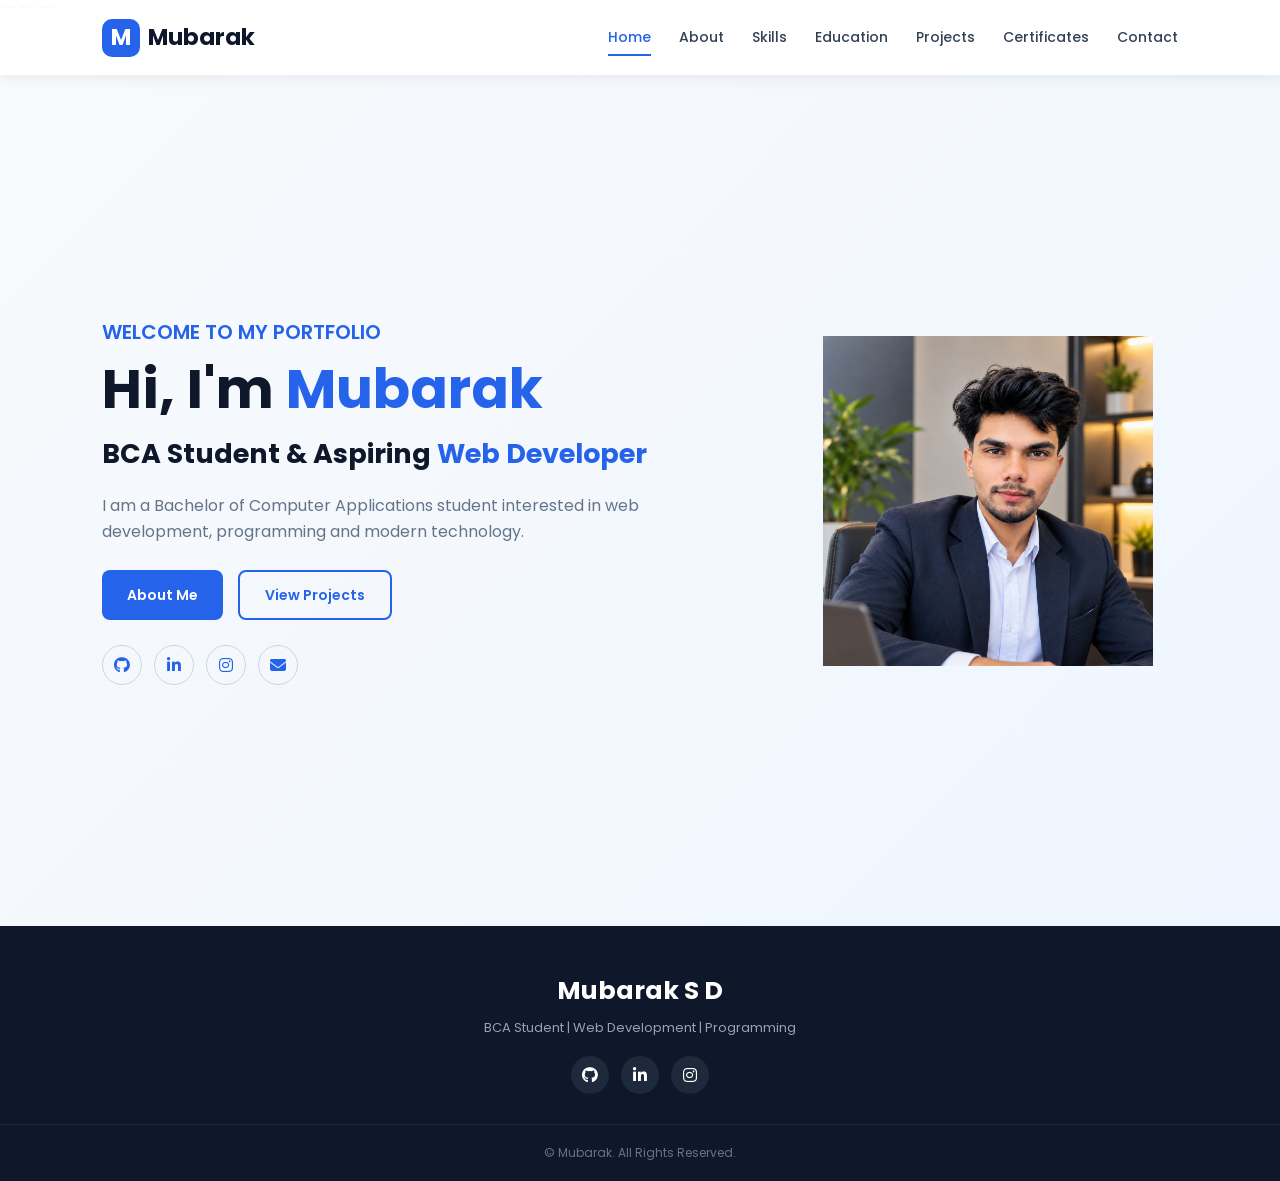
<file: index.html>
<!DOCTYPE html>

<html lang="en">

<head>
    <meta charset="UTF-8">
    <meta name="viewport" content="width=device-width, initial-scale=1.0">

```
<title>Mubarak | Personal Portfolio</title>

<!-- Google Font -->
<link rel="preconnect" href="https://fonts.googleapis.com">
<link rel="preconnect" href="https://fonts.gstatic.com" crossorigin>

<link href="https://fonts.googleapis.com/css2?family=Poppins:wght@300;400;500;600;700;800&display=swap"
    rel="stylesheet">

<!-- Font Awesome -->
<link rel="stylesheet"
    href="https://cdnjs.cloudflare.com/ajax/libs/font-awesome/6.5.2/css/all.min.css">

<!-- CSS -->
<link rel="stylesheet" href="style.css">
```

</head>

<body>

```
<!-- ================= HEADER ================= -->

<header class="header">

    <a href="index.html" class="logo">
        <span>M</span> Mubarak
    </a>

    <nav class="navbar" id="navbar">

        <a href="index.html" class="active">Home</a>
        <a href="about.html">About</a>
        <a href="skills.html">Skills</a>
        <a href="education.html">Education</a>
        <a href="projects.html">Projects</a>
        <a href="certificates.html">Certificates</a>
        <a href="contact.html">Contact</a>

    </nav>

    <button class="menu-btn" id="menu-btn" aria-label="Open Menu">
        <i class="fas fa-bars"></i>
    </button>

</header>


<!-- ================= HOME ================= -->

<main>

    <section class="home">

        <div class="home-container">

            <!-- Home Content -->

            <div class="home-content">

                <h3>WELCOME TO MY PORTFOLIO</h3>

                <h1>
                    Hi, I'm <span>Mubarak</span>
                </h1>

                <h2>
                    BCA Student & Aspiring
                    <span id="typing-text">Web Developer</span>
                </h2>

                <p>
                    I am a Bachelor of Computer Applications student
                    interested in web development, programming and
                    modern technology.
                </p>


                <!-- Buttons -->

                <div class="home-buttons">

                    <a href="about.html" class="btn primary-btn">
                        About Me
                    </a>

                    <a href="projects.html" class="btn secondary-btn">
                        View Projects
                    </a>

                </div>


                <!-- ================= SOCIAL LINKS ================= -->

                <div class="social-icons">

                    <!-- GitHub -->
                    <a href="https://github.com/mubarakdoggalli-beep"
                       target="_blank"
                       rel="noopener noreferrer"
                       aria-label="GitHub">

                        <i class="fab fa-github"></i>

                    </a>


                    <!-- LinkedIn -->
                    <a href="https://www.linkedin.com/in/mubarak-s-doggalli-497555425/"
                       target="_blank"
                       rel="noopener noreferrer"
                       aria-label="LinkedIn">

                        <i class="fab fa-linkedin-in"></i>

                    </a>


                    <!-- Instagram -->
                    <a href="https://www.instagram.com/mr_mubarak___05_/"
                       target="_blank"
                       rel="noopener noreferrer"
                       aria-label="Instagram">

                        <i class="fab fa-instagram"></i>

                    </a>


                    <!-- Email -->
                    <a href="mailto:mubarakdoggalli@gmail.com"
                       aria-label="Email">

                        <i class="fas fa-envelope"></i>

                    </a>

                </div>

            </div>


            <!-- ================= PROFILE IMAGE ================= -->

            <div class="home-image">

                <div class="profile-wrapper">

                    <img src="profile1.jpg"
                         alt="profile1.jpg">

                </div>

            </div>

        </div>

    </section>

</main>


<!-- ================= FOOTER ================= -->

<footer class="footer">

    <div class="footer-content">

        <h3>Mubarak S D</h3>

        <p>
            BCA Student | Web Development | Programming
        </p>


        <div class="footer-social">

            <!-- GitHub -->
            <a href="https://github.com/mubarakdoggalli-beep"
               target="_blank"
               rel="noopener noreferrer"
               aria-label="GitHub">

                <i class="fab fa-github"></i>

            </a>


            <!-- LinkedIn -->
            <a href="https://www.linkedin.com/in/mubarak-s-doggalli-497555425/"
               target="_blank"
               rel="noopener noreferrer"
               aria-label="LinkedIn">

                <i class="fab fa-linkedin-in"></i>

            </a>


            <!-- Instagram -->
            <a href="https://www.instagram.com/mr_mubarak___05_/"
               target="_blank"
               rel="noopener noreferrer"
               aria-label="Instagram">

                <i class="fab fa-instagram"></i>

            </a>

        </div>

    </div>


    <!-- Footer Bottom -->

    <div class="footer-bottom">

        <p>
            &copy;
            <span id="year"></span>
            Mubarak. All Rights Reserved.
        </p>

    </div>

</footer>


<!-- ================= SCROLL TOP ================= -->

<button class="scroll-top"
        id="scroll-top"
        aria-label="Scroll to top">

    <i class="fas fa-arrow-up"></i>

</button>


<!-- JavaScript -->

<script src="script.js"></script>


</body>

</html>
</file>
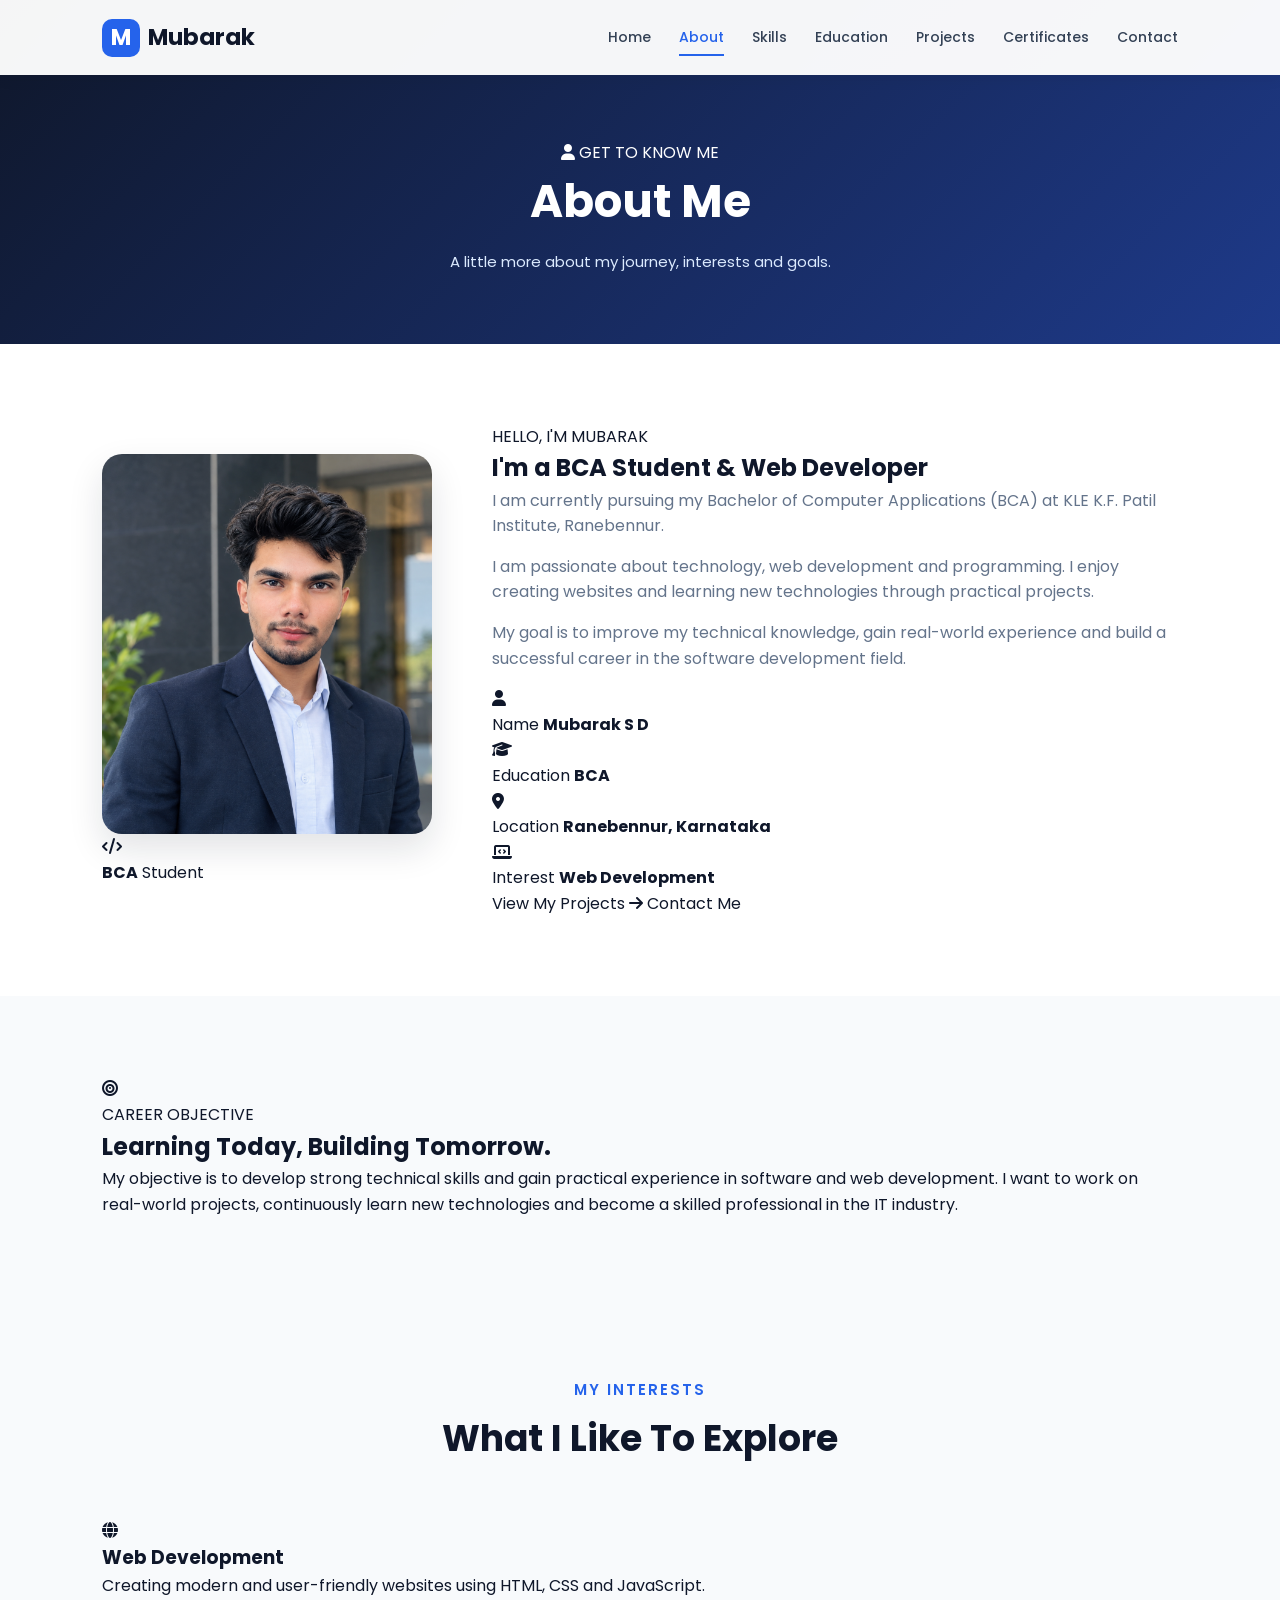
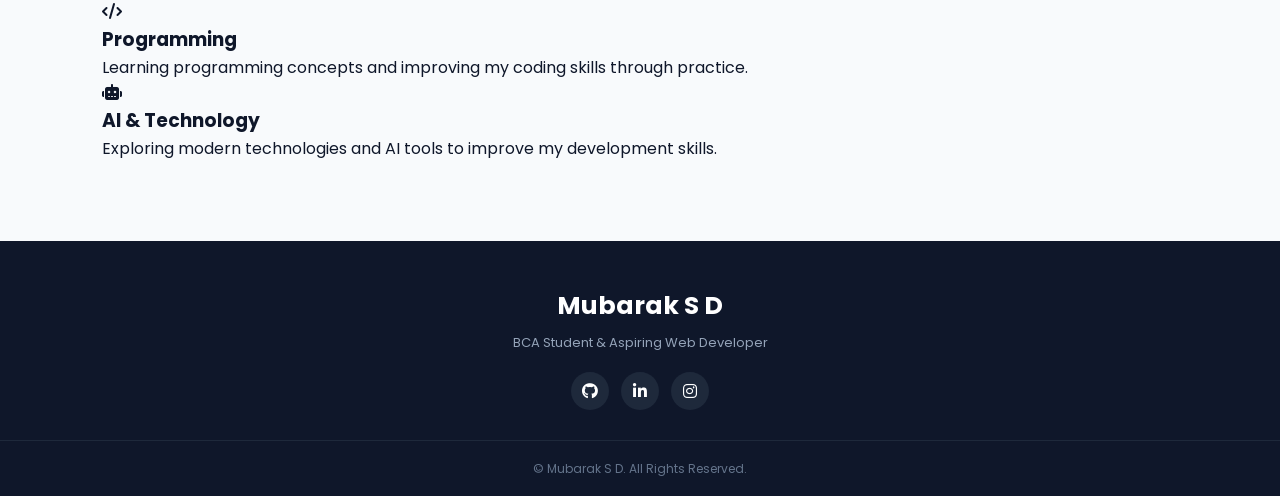
<file: about.html>
<!DOCTYPE html>
<html lang="en">

<head>
    <meta charset="UTF-8">
    <meta name="viewport" content="width=device-width, initial-scale=1.0">

    <title>About | Mubarak S D</title>

    <!-- Google Font -->
    <link rel="preconnect" href="https://fonts.googleapis.com">
    <link rel="preconnect" href="https://fonts.gstatic.com" crossorigin>

    <link href="https://fonts.googleapis.com/css2?family=Poppins:wght@300;400;500;600;700&display=swap"
        rel="stylesheet">

    <!-- Font Awesome -->
    <link rel="stylesheet"
        href="https://cdnjs.cloudflare.com/ajax/libs/font-awesome/6.5.2/css/all.min.css">

    <!-- CSS -->
    <link rel="stylesheet" href="style.css">
</head>

<body>

    <!-- ================= HEADER ================= -->

    <header class="header">

        <a href="index.html" class="logo">
            <span>M</span> Mubarak
        </a>

        <nav class="navbar" id="navbar">

            <a href="index.html">Home</a>

            <a href="about.html" class="active">
                About
            </a>

            <a href="skills.html">
                Skills
            </a>

            <a href="education.html">
                Education
            </a>

            <a href="projects.html">
                Projects
            </a>

            <a href="certificates.html">
                Certificates
            </a>

            <a href="contact.html">
                Contact
            </a>

        </nav>

        <div class="menu-btn" id="menu-btn">
            <i class="fas fa-bars"></i>
        </div>

    </header>


    <!-- ================= PAGE TITLE ================= -->

    <section class="page-banner">

        <div class="page-banner-content">

            <span>
                <i class="fas fa-user"></i>
                GET TO KNOW ME
            </span>

            <h1>
                About <strong>Me</strong>
            </h1>

            <p>
                A little more about my journey, interests and goals.
            </p>

        </div>

    </section>


    <!-- ================= ABOUT ================= -->

    <section class="about-page">

        <div class="about-container">

            <!-- LEFT SIDE -->

            <div class="about-image">

                <div class="image-frame">

                    <img src="profile.jpg"
                        alt="Mubarak S D">

                    <div class="image-decoration"></div>

                </div>

                <div class="about-badge">

                    <i class="fas fa-code"></i>

                    <div>
                        <strong>BCA</strong>
                        <span>Student</span>
                    </div>

                </div>

            </div>


            <!-- RIGHT SIDE -->

            <div class="about-content">

                <span class="about-label">
                    HELLO, I'M MUBARAK
                </span>

                <h2>
                    I'm a BCA Student &
                    <span>Web Developer</span>
                </h2>

                <p>
                    I am currently pursuing my Bachelor of Computer
                    Applications (BCA) at KLE K.F. Patil Institute,
                    Ranebennur.
                </p>

                <p>
                    I am passionate about technology, web development
                    and programming. I enjoy creating websites and
                    learning new technologies through practical projects.
                </p>

                <p>
                    My goal is to improve my technical knowledge,
                    gain real-world experience and build a successful
                    career in the software development field.
                </p>


                <!-- DETAILS -->

                <div class="about-details">

                    <div class="detail-item">

                        <i class="fas fa-user"></i>

                        <div>
                            <span>Name</span>
                            <strong>Mubarak S D</strong>
                        </div>

                    </div>


                    <div class="detail-item">

                        <i class="fas fa-graduation-cap"></i>

                        <div>
                            <span>Education</span>
                            <strong>BCA</strong>
                        </div>

                    </div>


                    <div class="detail-item">

                        <i class="fas fa-location-dot"></i>

                        <div>
                            <span>Location</span>
                            <strong>Ranebennur, Karnataka</strong>
                        </div>

                    </div>


                    <div class="detail-item">

                        <i class="fas fa-laptop-code"></i>

                        <div>
                            <span>Interest</span>
                            <strong>Web Development</strong>
                        </div>

                    </div>

                </div>


                <!-- BUTTON -->

                <div class="about-buttons">

                    <a href="projects.html" class="about-btn">
                        View My Projects
                        <i class="fas fa-arrow-right"></i>
                    </a>

                    <a href="contact.html" class="about-btn outline">
                        Contact Me
                    </a>

                </div>

            </div>

        </div>

    </section>


    <!-- ================= CAREER OBJECTIVE ================= -->

    <section class="objective-section">

        <div class="objective-box">

            <div class="objective-icon">

                <i class="fas fa-bullseye"></i>

            </div>

            <div class="objective-content">

                <span>
                    CAREER OBJECTIVE
                </span>

                <h2>
                    Learning Today,
                    <strong>Building Tomorrow.</strong>
                </h2>

                <p>
                    My objective is to develop strong technical skills
                    and gain practical experience in software and web
                    development. I want to work on real-world projects,
                    continuously learn new technologies and become a
                    skilled professional in the IT industry.
                </p>

            </div>

        </div>

    </section>


    <!-- ================= INTERESTS ================= -->

    <section class="about-interests">

        <div class="section-title">

            <span>MY INTERESTS</span>

            <h2>
                What I Like To <strong>Explore</strong>
            </h2>

        </div>


        <div class="interests-container">

            <div class="interest-card">

                <div class="interest-icon">
                    <i class="fas fa-globe"></i>
                </div>

                <h3>
                    Web Development
                </h3>

                <p>
                    Creating modern and user-friendly websites
                    using HTML, CSS and JavaScript.
                </p>

            </div>


            <div class="interest-card">

                <div class="interest-icon">
                    <i class="fas fa-code"></i>
                </div>

                <h3>
                    Programming
                </h3>

                <p>
                    Learning programming concepts and improving
                    my coding skills through practice.
                </p>

            </div>


            <div class="interest-card">

                <div class="interest-icon">
                    <i class="fas fa-robot"></i>
                </div>

                <h3>
                    AI & Technology
                </h3>

                <p>
                    Exploring modern technologies and AI tools
                    to improve my development skills.
                </p>

            </div>

        </div>

    </section>


    <!-- ================= FOOTER ================= -->

    <footer class="footer">

        <div class="footer-content">

            <h3>
                Mubarak S D
            </h3>

            <p>
                BCA Student & Aspiring Web Developer
            </p>

            <div class="footer-social">

                <a href="#">
                    <i class="fab fa-github"></i>
                </a>

                <a href="#">
                    <i class="fab fa-linkedin-in"></i>
                </a>

                <a href="https://www.instagram.com/mr_mubarak___05_/"
                   target="_blank">
                    <i class="fab fa-instagram"></i>
                </a>

            </div>

        </div>


        <div class="footer-bottom">

            <p>
                &copy;
                <span id="year"></span>
                Mubarak S D. All Rights Reserved.
            </p>

        </div>

    </footer>


    <!-- ================= SCROLL TOP ================= -->

    <button class="scroll-top"
        id="scroll-top"
        aria-label="Scroll to top">

        <i class="fas fa-arrow-up"></i>

    </button>


    <!-- JavaScript -->

    <script src="script.js"></script>

</body>

</html>
</file>
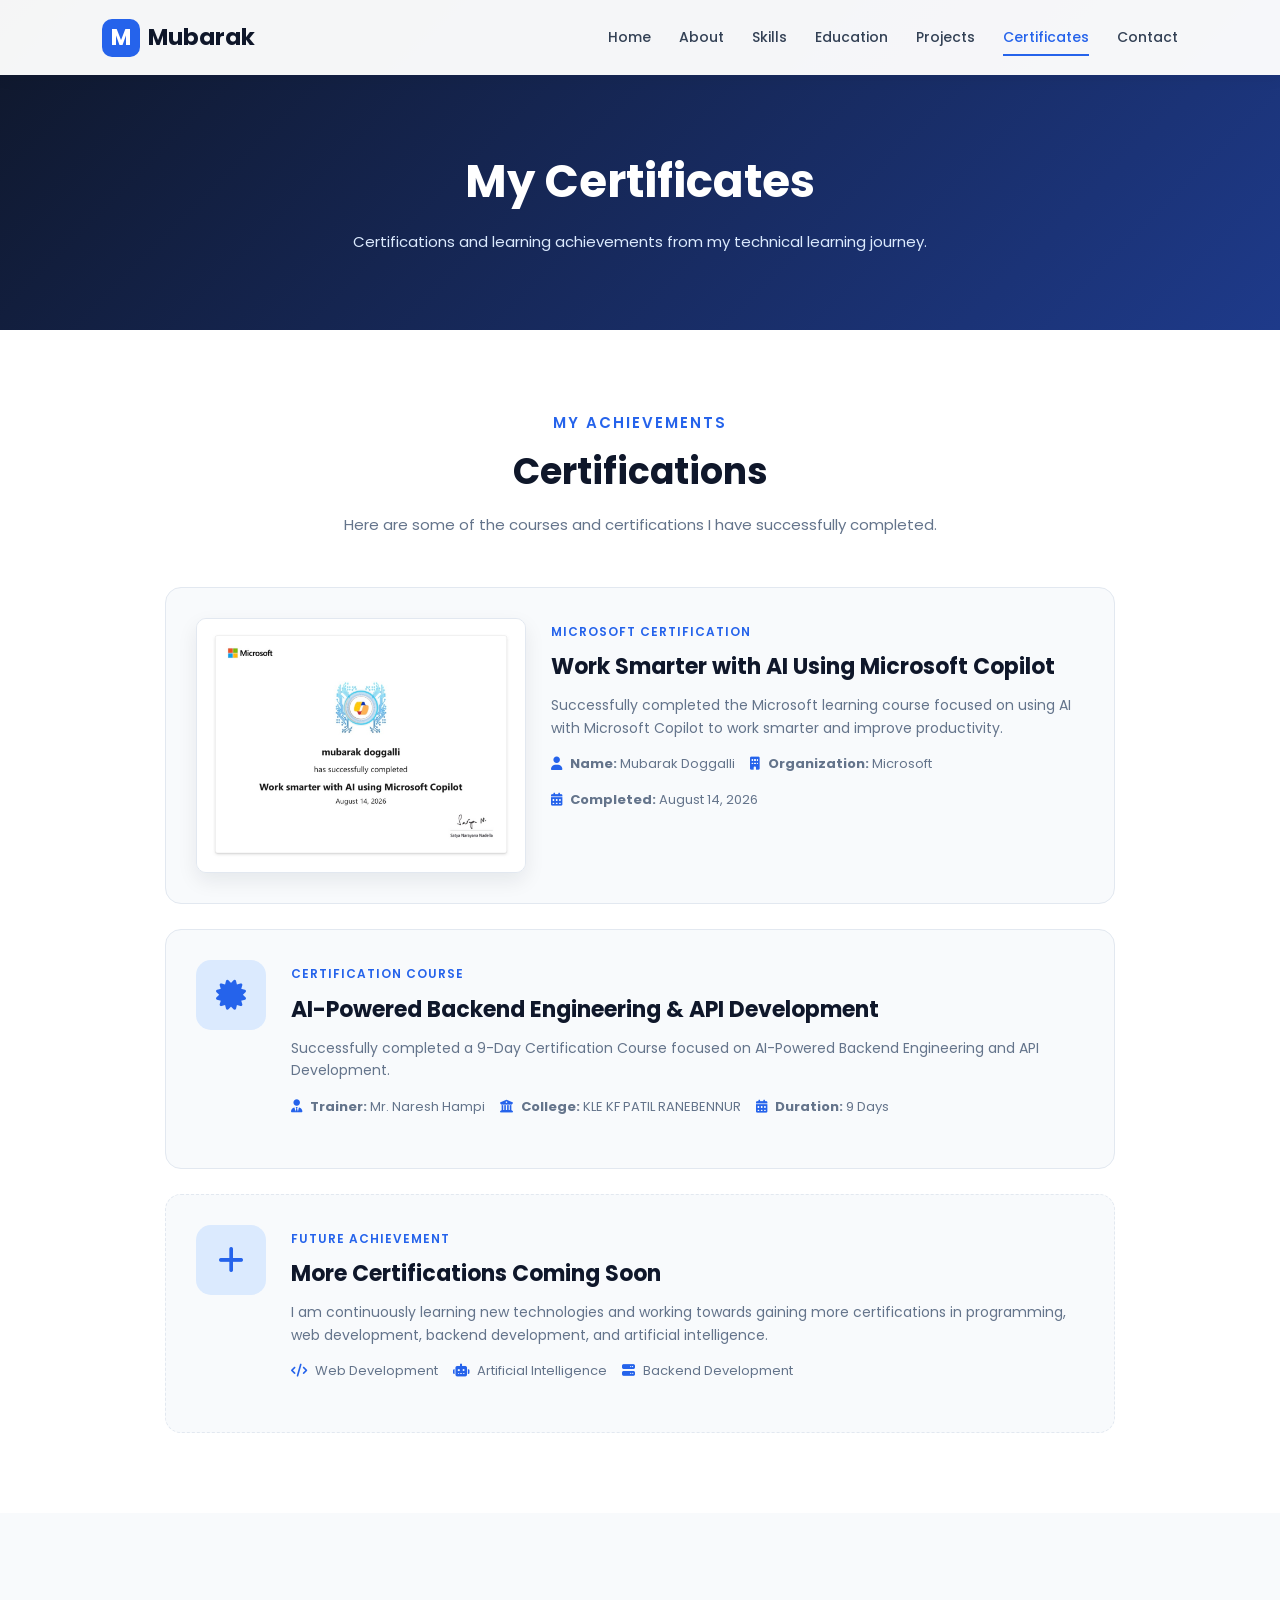
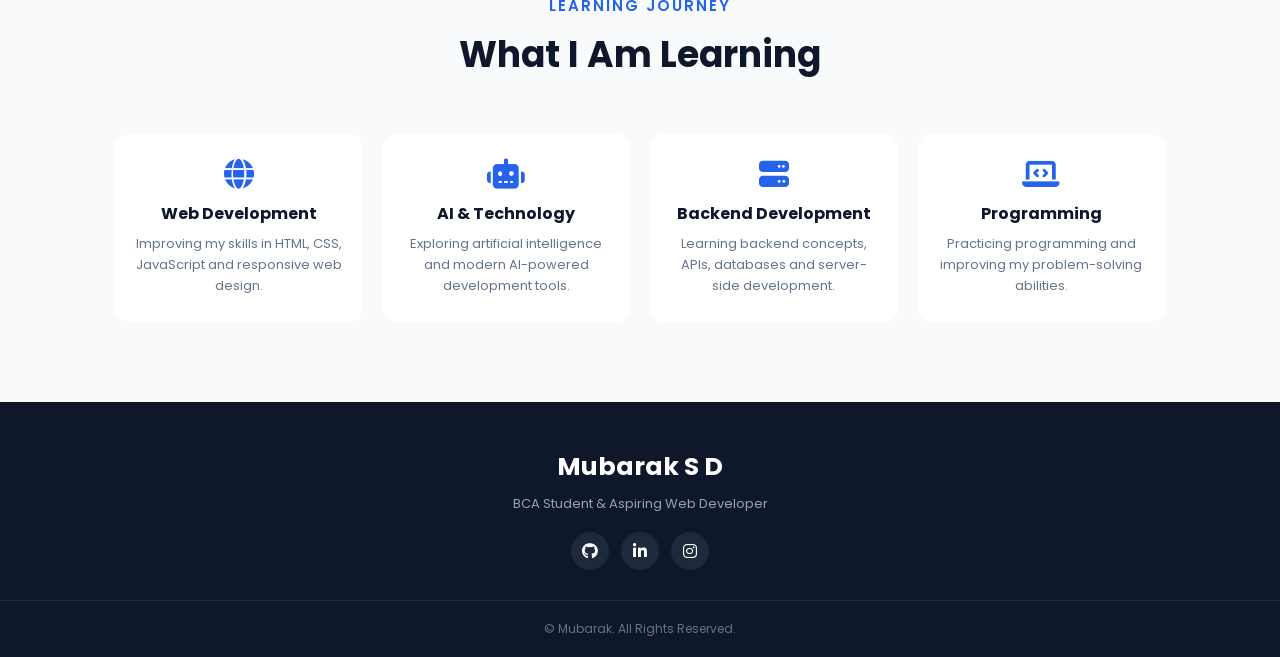
<file: certificates.html>
<!DOCTYPE html>
<html lang="en">
<head>
    <meta charset="UTF-8">
    <meta name="viewport" content="width=device-width, initial-scale=1.0">

    <title>Certificates | Mubarak</title>

    <!-- Google Font -->
    <link rel="preconnect" href="https://fonts.googleapis.com">
    <link rel="preconnect" href="https://fonts.gstatic.com" crossorigin>
    <link href="https://fonts.googleapis.com/css2?family=Poppins:wght@300;400;500;600;700&display=swap" rel="stylesheet">

    <!-- Font Awesome -->
    <link rel="stylesheet"
          href="https://cdnjs.cloudflare.com/ajax/libs/font-awesome/6.5.2/css/all.min.css">

    <!-- CSS -->
    <link rel="stylesheet" href="style.css">
</head>

<body>

    <!-- ================= HEADER ================= -->
    <header class="header">

        <a href="index.html" class="logo">
            <span>M</span> Mubarak
        </a>

        <nav class="navbar" id="navbar">
            <a href="index.html">Home</a>
            <a href="about.html">About</a>
            <a href="skills.html">Skills</a>
            <a href="education.html">Education</a>
            <a href="projects.html">Projects</a>
            <a href="certificates.html" class="active">Certificates</a>
            <a href="contact.html">Contact</a>
        </nav>

        <div class="menu-btn" id="menu-btn">
            <i class="fas fa-bars"></i>
        </div>

    </header>


    <!-- ================= PAGE BANNER ================= -->
    <section class="page-banner">

        <div class="page-banner-content">

            <h1>My Certificates</h1>

            <p>
                Certifications and learning achievements from my
                technical learning journey.
            </p>

        </div>

    </section>


    <!-- ================= CERTIFICATES ================= -->
    <section class="certificates-page">

        <div class="section-title">

            <span>My Achievements</span>

            <h2>Certifications</h2>

            <p>
                Here are some of the courses and certifications
                I have successfully completed.
            </p>

        </div>


        <div class="certificates-container">


            <!-- ================= MICROSOFT CERTIFICATE ================= -->
            <div class="certificate-card">

                <!-- Certificate Image -->
                <div class="certificate-image">

                    <img
                        src="microsoft-copilot-certificate.png"
                        alt="microsoft-copilot-certificate.png"
                    >

                </div>


                <!-- Certificate Information -->
                <div class="certificate-content">

                    <span class="certificate-label">
                        Microsoft Certification
                    </span>

                    <h3>
                        Work Smarter with AI Using Microsoft Copilot
                    </h3>

                    <p>
                        Successfully completed the Microsoft learning
                        course focused on using AI with Microsoft Copilot
                        to work smarter and improve productivity.
                    </p>


                    <div class="certificate-details">

                        <p>
                            <i class="fas fa-user"></i>
                            <strong>Name:</strong>
                            Mubarak Doggalli
                        </p>

                        <p>
                            <i class="fas fa-building"></i>
                            <strong>Organization:</strong>
                            Microsoft
                        </p>

                        <p>
                            <i class="fas fa-calendar-days"></i>
                            <strong>Completed:</strong>
                            August 14, 2026
                        </p>

                    </div>


                    <a
                        href="images/microsoft-copilot-certificate.png"
                        target="_blank">
                       
            
                    </a>

                </div>

            </div>


            <!-- ================= AI BACKEND CERTIFICATE ================= -->
            <div class="certificate-card">

                <div class="certificate-icon">
                    <i class="fas fa-certificate"></i>
                </div>


                <div class="certificate-content">

                    <span class="certificate-label">
                        Certification Course
                    </span>

                    <h3>
                        AI-Powered Backend Engineering
                        & API Development
                    </h3>

                    <p>
                        Successfully completed a 9-Day Certification Course
                        focused on AI-Powered Backend Engineering and
                        API Development.
                    </p>


                    <div class="certificate-details">

                        <p>
                            <i class="fas fa-user-tie"></i>
                            <strong>Trainer:</strong>
                            Mr. Naresh Hampi
                        </p>

                        <p>
                            <i class="fas fa-building-columns"></i>
                            <strong>College:</strong>
                            KLE KF PATIL RANEBENNUR
                        </p>

                        <p>
                            <i class="fas fa-calendar-days"></i>
                            <strong>Duration:</strong>
                            9 Days
                        </p>

                    </div>


                   
                </div>

            </div>


            <!-- ================= FUTURE CERTIFICATES ================= -->
            <div class="certificate-card certificate-placeholder">

                <div class="certificate-icon">
                    <i class="fas fa-plus"></i>
                </div>


                <div class="certificate-content">

                    <span class="certificate-label">
                        Future Achievement
                    </span>

                    <h3>
                        More Certifications Coming Soon
                    </h3>

                    <p>
                        I am continuously learning new technologies
                        and working towards gaining more certifications
                        in programming, web development, backend
                        development, and artificial intelligence.
                    </p>


                    <div class="certificate-details">

                        <p>
                            <i class="fas fa-code"></i>
                            Web Development
                        </p>

                        <p>
                            <i class="fas fa-robot"></i>
                            Artificial Intelligence
                        </p>

                        <p>
                            <i class="fas fa-server"></i>
                            Backend Development
                        </p>

                    </div>

                </div>

            </div>


        </div>

    </section>


    <!-- ================= LEARNING GOALS ================= -->
    <section class="certificate-goals">

        <div class="section-title">

            <span>Learning Journey</span>

            <h2>What I Am Learning</h2>

        </div>


        <div class="goals-container">

            <div class="goal-card">

                <i class="fas fa-globe"></i>

                <h3>Web Development</h3>

                <p>
                    Improving my skills in HTML, CSS, JavaScript
                    and responsive web design.
                </p>

            </div>


            <div class="goal-card">

                <i class="fas fa-robot"></i>

                <h3>AI & Technology</h3>

                <p>
                    Exploring artificial intelligence and
                    modern AI-powered development tools.
                </p>

            </div>


            <div class="goal-card">

                <i class="fas fa-server"></i>

                <h3>Backend Development</h3>

                <p>
                    Learning backend concepts, APIs, databases
                    and server-side development.
                </p>

            </div>


            <div class="goal-card">

                <i class="fas fa-laptop-code"></i>

                <h3>Programming</h3>

                <p>
                    Practicing programming and improving my
                    problem-solving abilities.
                </p>

            </div>

        </div>

    </section>


    <!-- ================= FOOTER ================= -->
    <footer class="footer">

        <div class="footer-content">

            <h3>Mubarak S D</h3>

            <p>
                BCA Student & Aspiring Web Developer
            </p>

            <div class="footer-social">

                <a href="#">
                    <i class="fab fa-github"></i>
                </a>

                <a href="#">
                    <i class="fab fa-linkedin-in"></i>
                </a>

                <a href="#">
                    <i class="fab fa-instagram"></i>
                </a>

            </div>

        </div>


        <div class="footer-bottom">

            <p>
                &copy; <span id="year"></span> Mubarak.
                All Rights Reserved.
            </p>

        </div>

    </footer>


    <!-- ================= SCROLL TOP ================= -->
    <button class="scroll-top" id="scroll-top">

        <i class="fas fa-arrow-up"></i>

    </button>


    <!-- JavaScript -->
    <script src="script.js"></script>

</body>
</html>
</file>
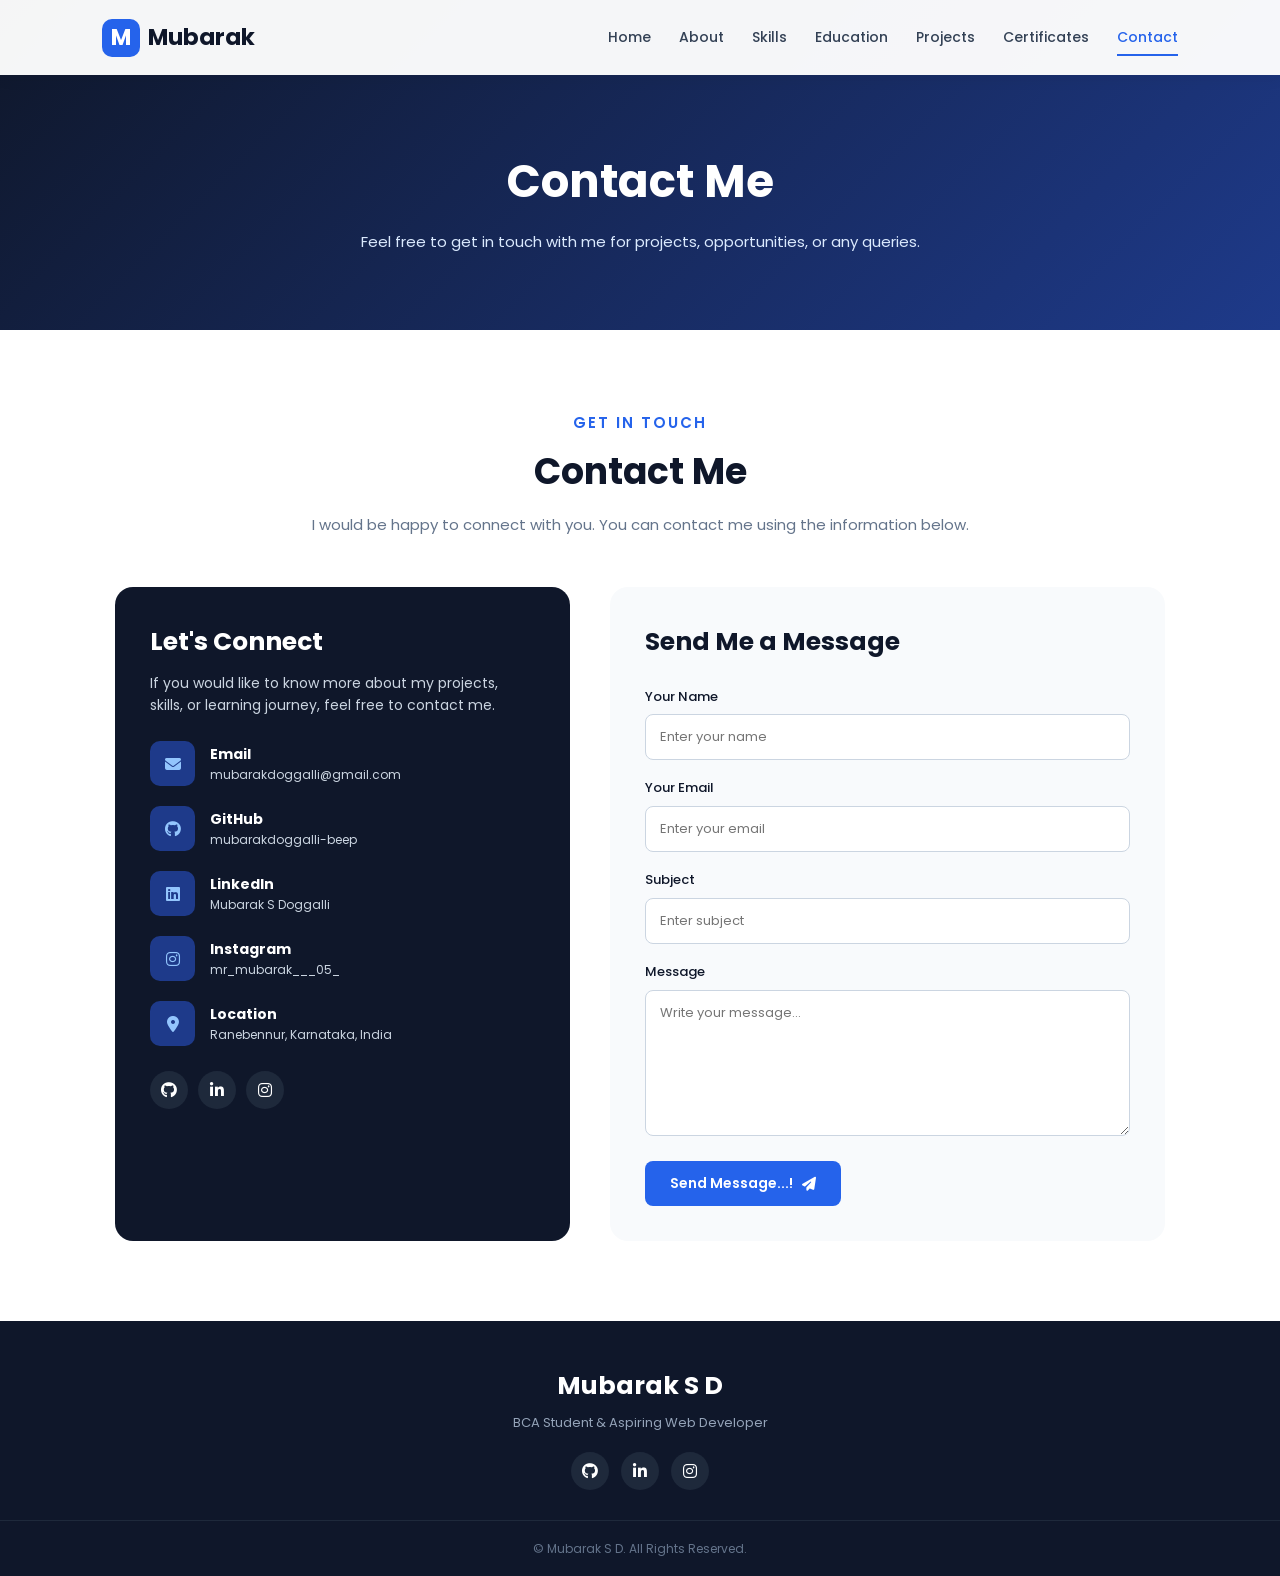
<file: contact.html>
<!DOCTYPE html>
<html lang="en">
<head>
    <meta charset="UTF-8">
    <meta name="viewport" content="width=device-width, initial-scale=1.0">

    <title>Contact | Mubarak S D</title>

    <!-- Google Font -->
    <link rel="preconnect" href="https://fonts.googleapis.com">
    <link rel="preconnect" href="https://fonts.gstatic.com" crossorigin>
    <link href="https://fonts.googleapis.com/css2?family=Poppins:wght@300;400;500;600;700&display=swap" rel="stylesheet">

    <!-- Font Awesome -->
    <link rel="stylesheet"
          href="https://cdnjs.cloudflare.com/ajax/libs/font-awesome/6.5.2/css/all.min.css">

    <!-- CSS -->
    <link rel="stylesheet" href="style.css">
</head>

<body>

    <!-- ================= HEADER ================= -->

    <header class="header">

        <a href="index.html" class="logo">
            <span>M</span> Mubarak
        </a>

        <nav class="navbar" id="navbar">

            <a href="index.html">Home</a>
            <a href="about.html">About</a>
            <a href="skills.html">Skills</a>
            <a href="education.html">Education</a>
            <a href="projects.html">Projects</a>
            <a href="certificates.html">Certificates</a>
            <a href="contact.html" class="active">Contact</a>

        </nav>

        <div class="menu-btn" id="menu-btn">
            <i class="fas fa-bars"></i>
        </div>

    </header>


    <!-- ================= PAGE BANNER ================= -->

    <section class="page-banner">

        <div class="page-banner-content">

            <h1>Contact Me</h1>

            <p>
                Feel free to get in touch with me for projects,
                opportunities, or any queries.
            </p>

        </div>

    </section>


    <!-- ================= CONTACT ================= -->

    <section class="contact-page">

        <div class="section-title">

            <span>Get In Touch</span>

            <h2>Contact Me</h2>

            <p>
                I would be happy to connect with you.
                You can contact me using the information below.
            </p>

        </div>


        <div class="contact-container">


            <!-- ================= CONTACT INFORMATION ================= -->

            <div class="contact-info">

                <h3>Let's Connect</h3>

                <p>
                    If you would like to know more about my projects,
                    skills, or learning journey, feel free to contact me.
                </p>


                <!-- EMAIL -->

                <div class="contact-info-item">

                    <div class="contact-icon">
                        <i class="fas fa-envelope"></i>
                    </div>

                    <div>
                        <h4>Email</h4>
                        <p>mubarakdoggalli@gmail.com</p>
                    </div>

                </div>


                <!-- GITHUB -->

                <div class="contact-info-item">

                    <div class="contact-icon">
                        <i class="fab fa-github"></i>
                    </div>

                    <div>
                        <h4>GitHub</h4>
                        <p>mubarakdoggalli-beep</p>
                    </div>

                </div>


                <!-- LINKEDIN -->

                <div class="contact-info-item">

                    <div class="contact-icon">
                        <i class="fab fa-linkedin"></i>
                    </div>

                    <div>
                        <h4>LinkedIn</h4>
                        <p>Mubarak S Doggalli</p>
                    </div>

                </div>


                <!-- INSTAGRAM -->

                <div class="contact-info-item">

                    <div class="contact-icon">
                        <i class="fab fa-instagram"></i>
                    </div>

                    <div>
                        <h4>Instagram</h4>
                        <p>mr_mubarak___05_</p>
                    </div>

                </div>


                <!-- LOCATION -->

                <div class="contact-info-item">

                    <div class="contact-icon">
                        <i class="fas fa-location-dot"></i>
                    </div>

                    <div>
                        <h4>Location</h4>
                        <p>Ranebennur, Karnataka, India</p>
                    </div>

                </div>


                <!-- ================= SOCIAL LINKS ================= -->

                <div class="contact-social">

                    <!-- GitHub -->
                    <a href="#"
                       aria-label="GitHub"
                       target="_blank">
                        <i class="fab fa-github"></i>
                    </a>


                    <!-- LinkedIn -->
                    <a href="#"
                       aria-label="LinkedIn"
                       target="_blank">
                        <i class="fab fa-linkedin-in"></i>
                    </a>


                    <!-- Instagram -->
                    <a href="https://www.instagram.com/mr_mubarak___05_/"
                       aria-label="Instagram"
                       target="_blank">
                        <i class="fab fa-instagram"></i>
                    </a>

                </div>

            </div>


            <!-- ================= CONTACT FORM ================= -->

            <div class="contact-form-container">

                <h3>Send Me a Message</h3>

                <form id="contact-form">


                    <!-- NAME -->

                    <div class="input-group">

                        <label for="name">
                            Your Name
                        </label>

                        <input
                            type="text"
                            id="name"
                            name="name"
                            placeholder="Enter your name"
                            required
                        >

                    </div>


                    <!-- EMAIL -->

                    <div class="input-group">

                        <label for="email">
                            Your Email
                        </label>

                        <input
                            type="email"
                            id="email"
                            name="email"
                            placeholder="Enter your email"
                            required
                        >

                    </div>


                    <!-- SUBJECT -->

                    <div class="input-group">

                        <label for="subject">
                            Subject
                        </label>

                        <input
                            type="text"
                            id="subject"
                            name="subject"
                            placeholder="Enter subject"
                            required
                        >

                    </div>


                    <!-- MESSAGE -->

                    <div class="input-group">

                        <label for="message">
                            Message
                        </label>

                        <textarea
                            id="message"
                            name="message"
                            rows="6"
                            placeholder="Write your message..."
                            required
                        ></textarea>

                    </div>


                    <!-- SUBMIT BUTTON -->

                    <button
                        type="submit"
                        class="submit-btn"
                    >

                        Send Message...!

                        <i class="fas fa-paper-plane"></i>

                    </button>

                </form>

            </div>

        </div>

    </section>


    <!-- ================= FOOTER ================= -->

    <footer class="footer">

        <div class="footer-content">

            <h3>Mubarak S D</h3>

            <p>
                BCA Student & Aspiring Web Developer
            </p>


            <div class="footer-social">


                <!-- GitHub -->

                <a href="#"
                   aria-label="GitHub"
                   target="_blank">

                    <i class="fab fa-github"></i>

                </a>


                <!-- LinkedIn -->

                <a href="#"
                   aria-label="LinkedIn"
                   target="_blank">

                    <i class="fab fa-linkedin-in"></i>

                </a>


                <!-- Instagram -->

                <a href="https://www.instagram.com/mr_mubarak___05_/"
                   aria-label="Instagram"
                   target="_blank">

                    <i class="fab fa-instagram"></i>

                </a>


            </div>

        </div>


        <!-- FOOTER BOTTOM -->

        <div class="footer-bottom">

            <p>
                &copy; <span id="year"></span> Mubarak S D.
                All Rights Reserved.
            </p>

        </div>

    </footer>


    <!-- ================= SCROLL TOP ================= -->

    <button
        class="scroll-top"
        id="scroll-top"
        aria-label="Scroll to top"
    >

        <i class="fas fa-arrow-up"></i>

    </button>


    <!-- JavaScript -->

    <script src="script.js"></script>

</body>
</html>
</file>
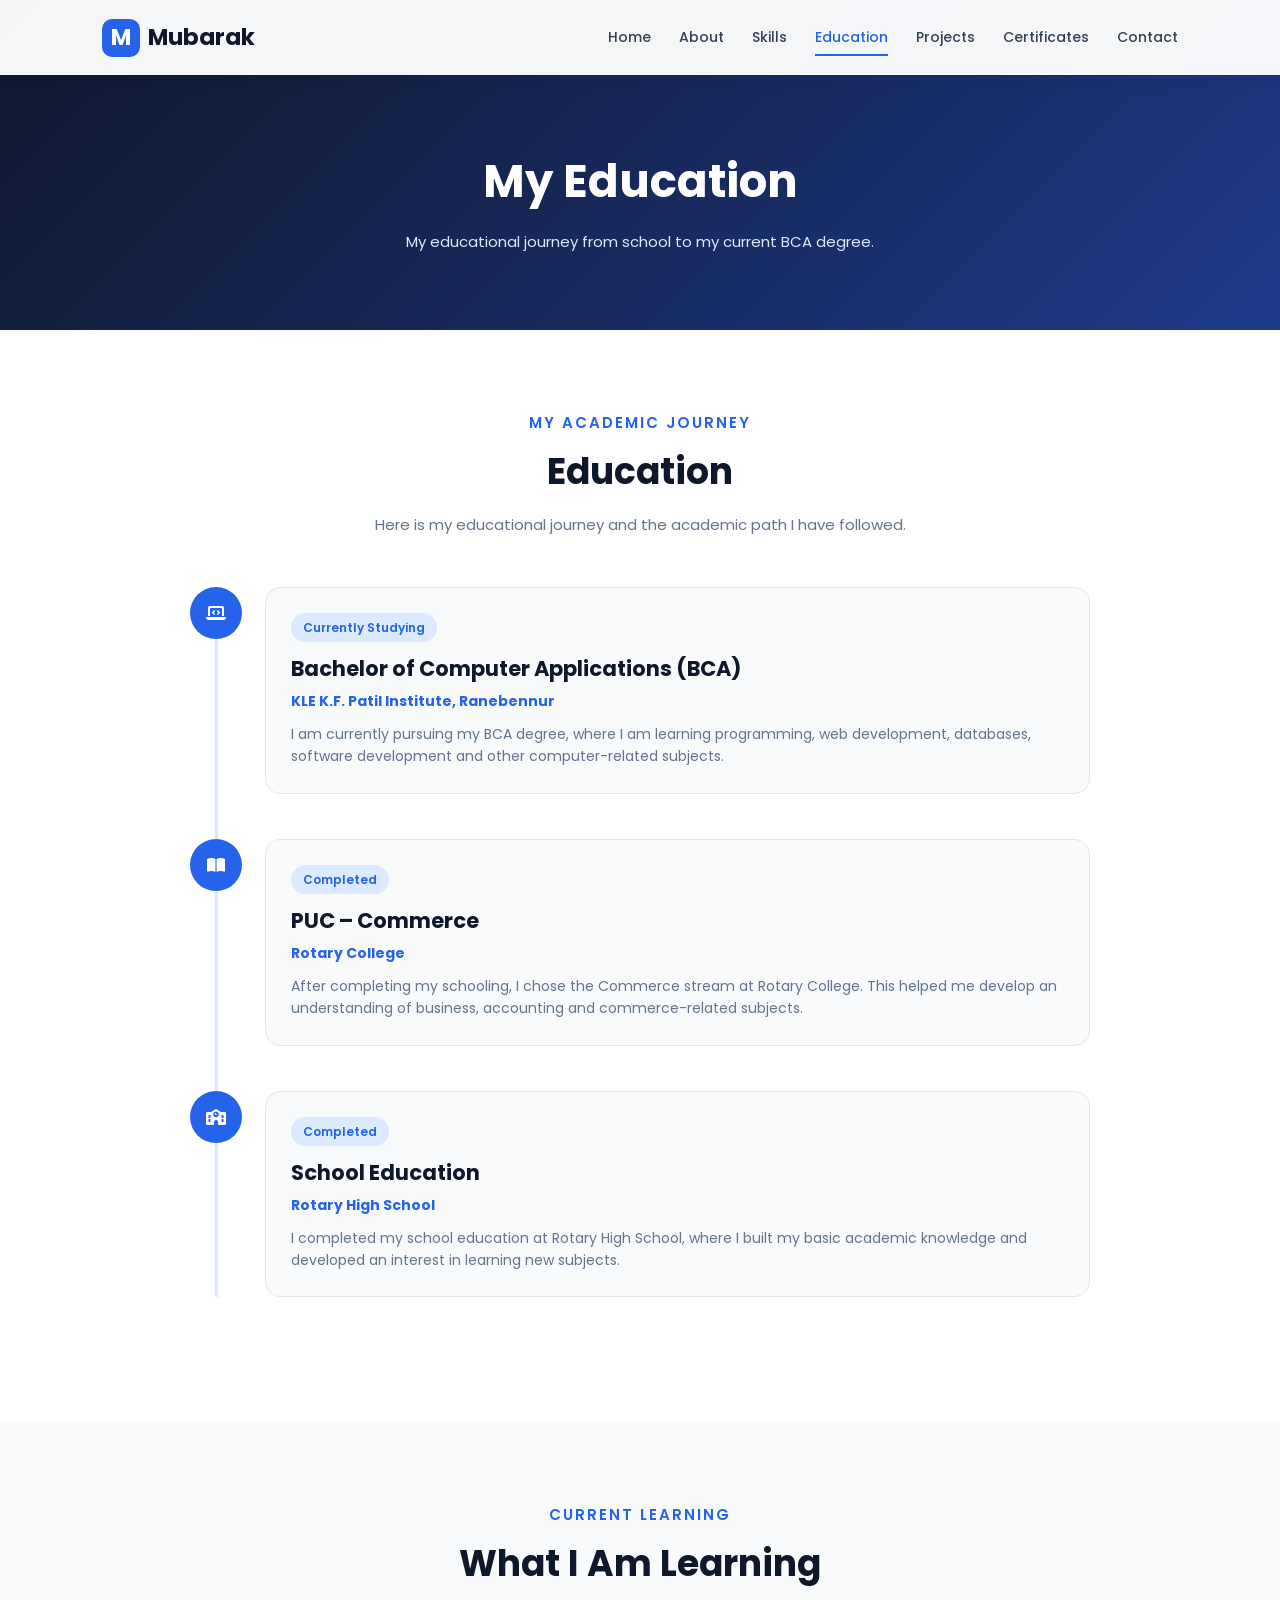
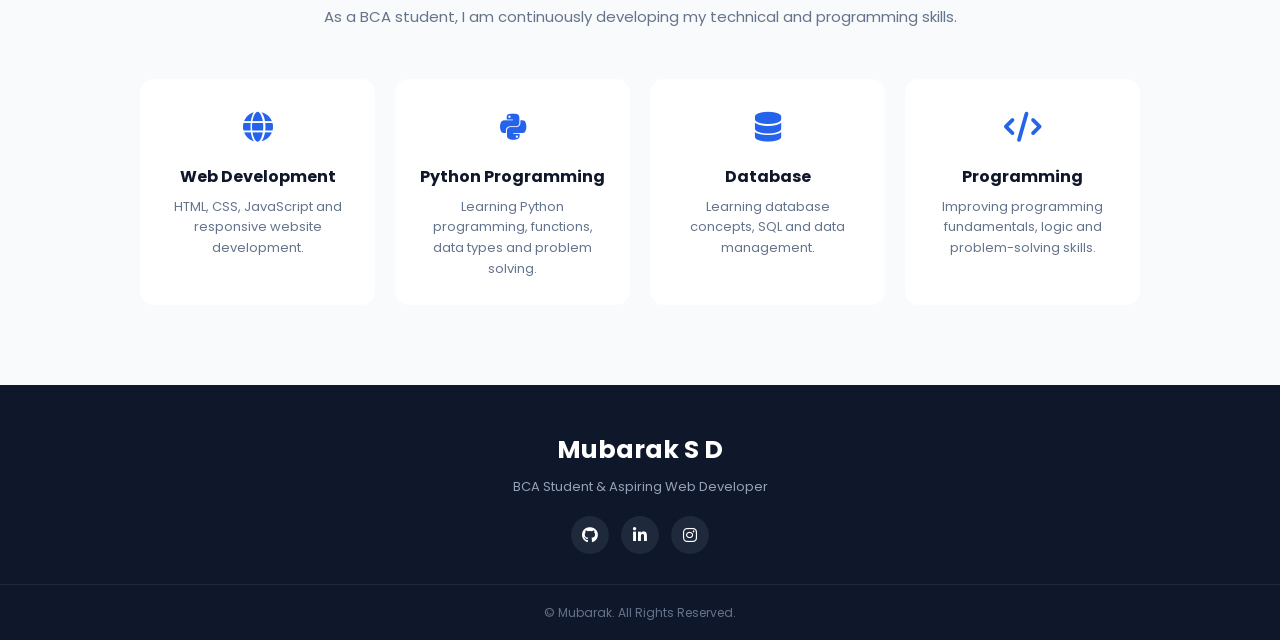
<file: education.html>
<!DOCTYPE html>
<html lang="en">
<head>
    <meta charset="UTF-8">
    <meta name="viewport" content="width=device-width, initial-scale=1.0">

    <title>Education | Mubarak</title>

    <!-- Google Font -->
    <link rel="preconnect" href="https://fonts.googleapis.com">
    <link rel="preconnect" href="https://fonts.gstatic.com" crossorigin>
    <link href="https://fonts.googleapis.com/css2?family=Poppins:wght@300;400;500;600;700&display=swap" rel="stylesheet">

    <!-- Font Awesome -->
    <link rel="stylesheet"
          href="https://cdnjs.cloudflare.com/ajax/libs/font-awesome/6.5.2/css/all.min.css">

    <!-- CSS -->
    <link rel="stylesheet" href="style.css">
</head>

<body>

    <!-- ================= HEADER ================= -->

    <header class="header">

        <a href="index.html" class="logo">
            <span>M</span> Mubarak
        </a>

        <nav class="navbar" id="navbar">

            <a href="index.html">Home</a>
            <a href="about.html">About</a>
            <a href="skills.html">Skills</a>
            <a href="education.html" class="active">Education</a>
            <a href="projects.html">Projects</a>
            <a href="certificates.html">Certificates</a>
            <a href="contact.html">Contact</a>

        </nav>

        <div class="menu-btn" id="menu-btn">
            <i class="fas fa-bars"></i>
        </div>

    </header>


    <!-- ================= PAGE BANNER ================= -->

    <section class="page-banner">

        <div class="page-banner-content">

            <h1>My Education</h1>

            <p>
                My educational journey from school to my current BCA degree.
            </p>

        </div>

    </section>


    <!-- ================= EDUCATION ================= -->

    <section class="education-page">

        <div class="section-title">

            <span>My Academic Journey</span>

            <h2>Education</h2>

            <p>
                Here is my educational journey and the academic
                path I have followed.
            </p>

        </div>


        <div class="education-container">


            <!-- ================= BCA ================= -->

            <div class="education-item">

                <div class="education-icon">
                    <i class="fas fa-laptop-code"></i>
                </div>


                <div class="education-content">

                    <span class="year">
                        Currently Studying
                    </span>

                    <h3>Bachelor of Computer Applications (BCA)</h3>

                    <h4>
                        KLE K.F. Patil Institute, Ranebennur
                    </h4>

                    <p>
                        I am currently pursuing my BCA degree, where I am
                        learning programming, web development, databases,
                        software development and other computer-related
                        subjects.
                    </p>

                </div>

            </div>


            <!-- ================= PUC ================= -->

            <div class="education-item">

                <div class="education-icon">
                    <i class="fas fa-book-open"></i>
                </div>


                <div class="education-content">

                    <span class="year">
                        Completed
                    </span>

                    <h3>PUC – Commerce</h3>

                    <h4>
                        Rotary College
                    </h4>

                    <p>
                        After completing my schooling, I chose the Commerce
                        stream at Rotary College. This helped me develop
                        an understanding of business, accounting and
                        commerce-related subjects.
                    </p>

                </div>

            </div>


            <!-- ================= SCHOOL ================= -->

            <div class="education-item">

                <div class="education-icon">
                    <i class="fas fa-school"></i>
                </div>


                <div class="education-content">

                    <span class="year">
                        Completed
                    </span>

                    <h3>School Education</h3>

                    <h4>
                        Rotary High School
                    </h4>

                    <p>
                        I completed my school education at Rotary High
                        School, where I built my basic academic knowledge
                        and developed an interest in learning new subjects.
                    </p>

                </div>

            </div>


        </div>

    </section>


    <!-- ================= LEARNING AREAS ================= -->

    <section class="learning-section">

        <div class="section-title">

            <span>Current Learning</span>

            <h2>What I Am Learning</h2>

            <p>
                As a BCA student, I am continuously developing my
                technical and programming skills.
            </p>

        </div>


        <div class="learning-container">


            <!-- Web Development -->

            <div class="learning-card">

                <div class="learning-icon">
                    <i class="fas fa-globe"></i>
                </div>

                <h3>Web Development</h3>

                <p>
                    HTML, CSS, JavaScript and responsive website development.
                </p>

            </div>


            <!-- Python -->

            <div class="learning-card">

                <div class="learning-icon">
                    <i class="fab fa-python"></i>
                </div>

                <h3>Python Programming</h3>

                <p>
                    Learning Python programming, functions,
                    data types and problem solving.
                </p>

            </div>


            <!-- Database -->

            <div class="learning-card">

                <div class="learning-icon">
                    <i class="fas fa-database"></i>
                </div>

                <h3>Database</h3>

                <p>
                    Learning database concepts, SQL and
                    data management.
                </p>

            </div>


            <!-- Programming -->

            <div class="learning-card">

                <div class="learning-icon">
                    <i class="fas fa-code"></i>
                </div>

                <h3>Programming</h3>

                <p>
                    Improving programming fundamentals,
                    logic and problem-solving skills.
                </p>

            </div>


        </div>

    </section>


    <!-- ================= FOOTER ================= -->

    <footer class="footer">

        <div class="footer-content">

            <h3>Mubarak S D</h3>

            <p>
                BCA Student & Aspiring Web Developer
            </p>


            <div class="footer-social">

                <a href="#">
                    <i class="fab fa-github"></i>
                </a>

                <a href="#">
                    <i class="fab fa-linkedin-in"></i>
                </a>

                <a href="#">
                    <i class="fab fa-instagram"></i>
                </a>

            </div>

        </div>


        <div class="footer-bottom">

            <p>
                &copy; <span id="year"></span> Mubarak.
                All Rights Reserved.
            </p>

        </div>

    </footer>


    <!-- ================= SCROLL TOP ================= -->

    <button class="scroll-top" id="scroll-top">

        <i class="fas fa-arrow-up"></i>

    </button>


    <!-- JavaScript -->

    <script src="script.js"></script>

</body>
</html>
</file>
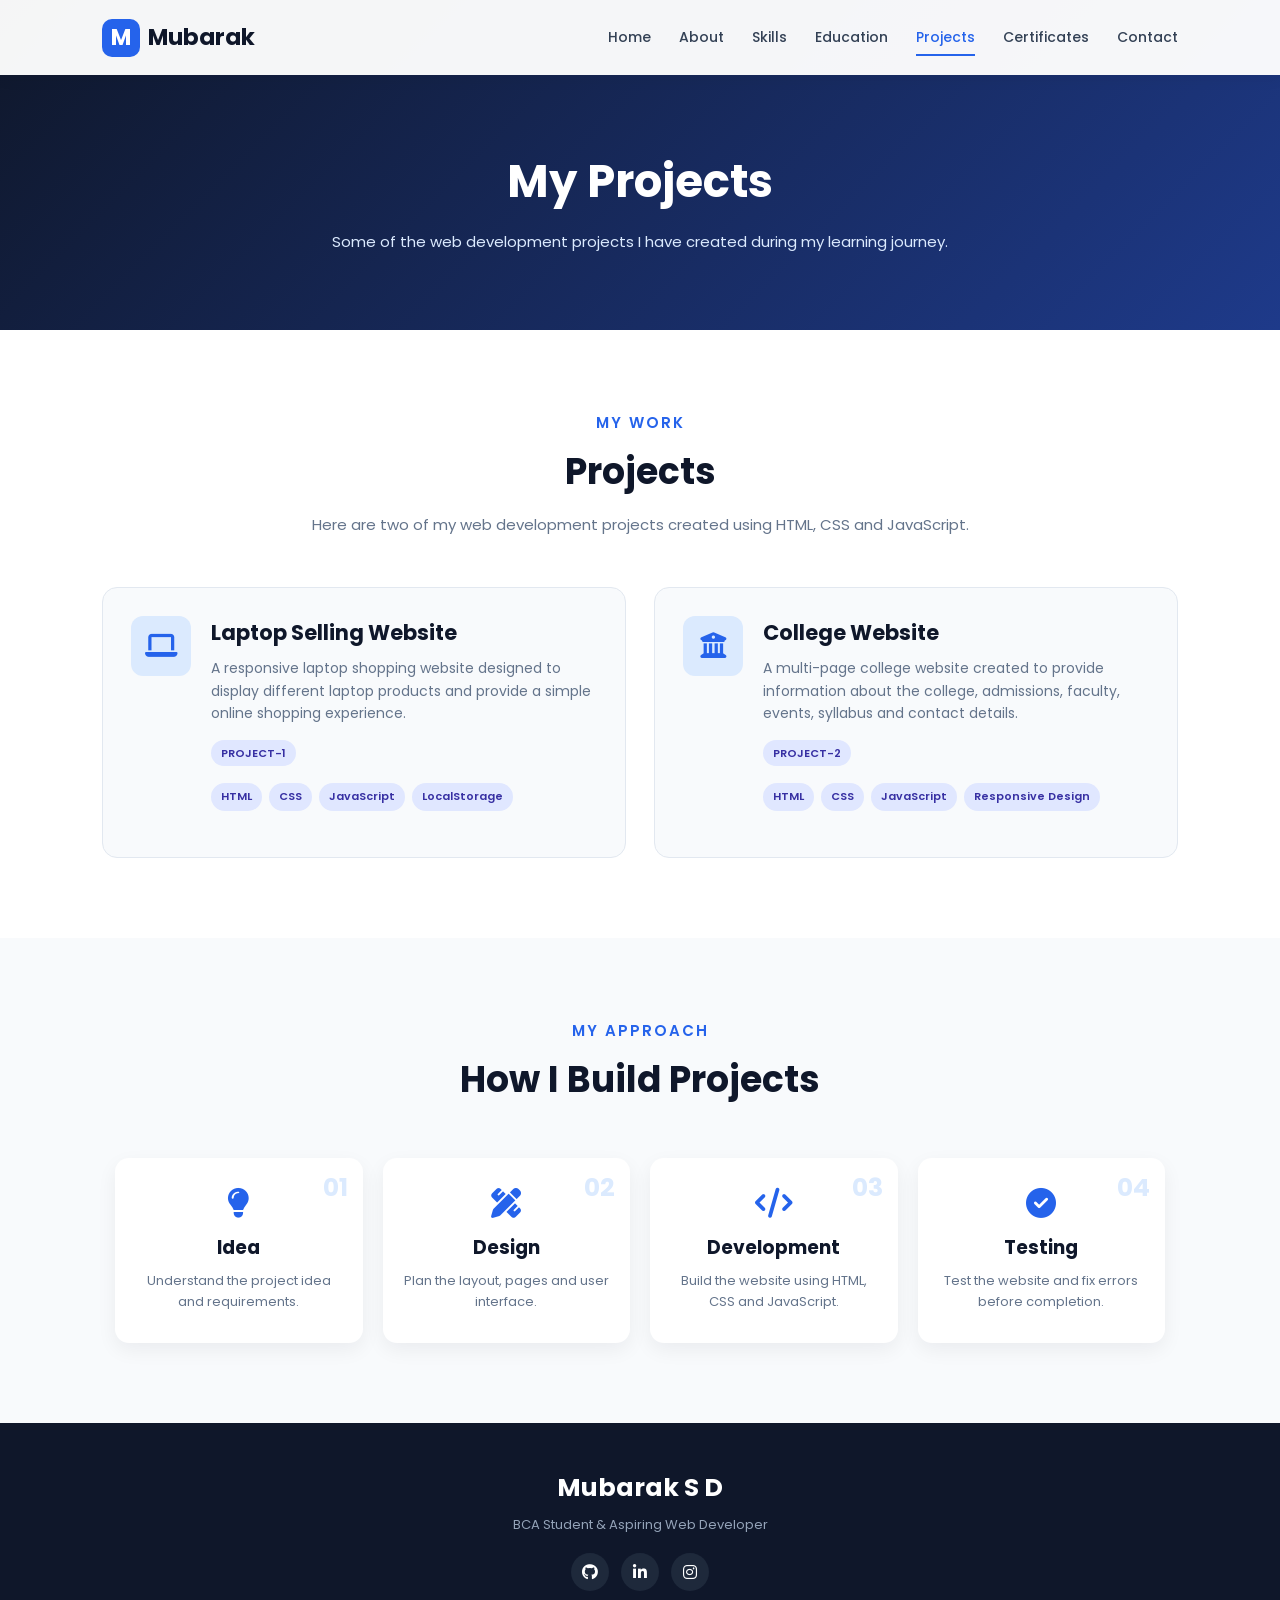
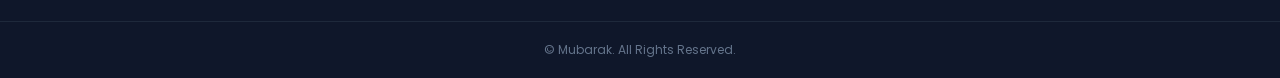
<file: projects.html>
<!DOCTYPE html>
<html lang="en">
<head>
    <meta charset="UTF-8">
    <meta name="viewport" content="width=device-width, initial-scale=1.0">

    <title>Projects | Mubarak</title>

    <!-- Google Font -->
    <link rel="preconnect" href="https://fonts.googleapis.com">
    <link rel="preconnect" href="https://fonts.gstatic.com" crossorigin>
    <link href="https://fonts.googleapis.com/css2?family=Poppins:wght@300;400;500;600;700&display=swap" rel="stylesheet">

    <!-- Font Awesome -->
    <link rel="stylesheet"
          href="https://cdnjs.cloudflare.com/ajax/libs/font-awesome/6.5.2/css/all.min.css">

    <!-- CSS -->
    <link rel="stylesheet" href="style.css">
</head>

<body>

    <!-- ================= HEADER ================= -->

    <header class="header">

        <a href="index.html" class="logo">
            <span>M</span> Mubarak
        </a>

        <nav class="navbar" id="navbar">

            <a href="index.html">Home</a>
            <a href="about.html">About</a>
            <a href="skills.html">Skills</a>
            <a href="education.html">Education</a>
            <a href="projects.html" class="active">Projects</a>
            <a href="certificates.html">Certificates</a>
            <a href="contact.html">Contact</a>

        </nav>

        <div class="menu-btn" id="menu-btn">
            <i class="fas fa-bars"></i>
        </div>

    </header>


    <!-- ================= PAGE BANNER ================= -->

    <section class="page-banner">

        <div class="page-banner-content">

            <h1>My Projects</h1>

            <p>
                Some of the web development projects I have created
                during my learning journey.
            </p>

        </div>

    </section>


    <!-- ================= PROJECTS ================= -->

    <section class="projects-page">

        <div class="section-title">

            <span>My Work</span>

            <h2>Projects</h2>

            <p>
                Here are two of my web development projects
                created using HTML, CSS and JavaScript.
            </p>

        </div>


        <div class="projects-container">


            <!-- ================= PROJECT 1 ================= -->

            <div class="project-card">

                <div class="project-icon">
                    <i class="fas fa-laptop"></i>
                </div>


                <div class="project-content">

                    <h3>Laptop Selling Website</h3>

                    <p>
                        A responsive laptop shopping website designed
                        to display different laptop products and provide
                        a simple online shopping experience.
                    </p>
                 <div class="project-tags">
                       <a href="https://mubarakdoggalli-beep.github.io/Laptop-selling-webpage/"
                   target="_blank">
                    <span>PROJECT-1</span>
                </a>
                    </div>
                    <div class="project-tags">

                        <span>HTML</span>
                        <span>CSS</span>
                        <span>JavaScript</span>
                        <span>LocalStorage</span>

                    </div>


                </div>

            </div>


            <!-- ================= PROJECT 2 ================= -->

            <div class="project-card">

                <div class="project-icon">
                    <i class="fas fa-building-columns"></i>
                </div>


                <div class="project-content">

                    <h3>College Website</h3>

                    <p>
                        A multi-page college website created to provide
                        information about the college, admissions, faculty,
                        events, syllabus and contact details.
                    </p>
                    <div class="project-tags">
                       <a href="https://mubarakdoggalli-beep.github.io/College-website.com/"
                       target="_blank">
                    <span>PROJECT-2</span>
                     </a>
                    </div>

                    <div class="project-tags">

                        <span>HTML</span>
                        <span>CSS</span>
                        <span>JavaScript</span>
                        <span>Responsive Design</span>

                    </div>


                   

                </div>

            </div>


        </div>

    </section>


    <!-- ================= PROJECT DEVELOPMENT PROCESS ================= -->

    <section class="project-process">

        <div class="section-title">

            <span>My Approach</span>

            <h2>How I Build Projects</h2>

        </div>


        <div class="process-container">


            <div class="process-card">

                <span class="process-number">01</span>

                <i class="fas fa-lightbulb"></i>

                <h3>Idea</h3>

                <p>
                    Understand the project idea and requirements.
                </p>

            </div>


            <div class="process-card">

                <span class="process-number">02</span>

                <i class="fas fa-pen-ruler"></i>

                <h3>Design</h3>

                <p>
                    Plan the layout, pages and user interface.
                </p>

            </div>


            <div class="process-card">

                <span class="process-number">03</span>

                <i class="fas fa-code"></i>

                <h3>Development</h3>

                <p>
                    Build the website using HTML, CSS and JavaScript.
                </p>

            </div>


            <div class="process-card">

                <span class="process-number">04</span>

                <i class="fas fa-check-circle"></i>

                <h3>Testing</h3>

                <p>
                    Test the website and fix errors before completion.
                </p>

            </div>


        </div>

    </section>


    <!-- ================= FOOTER ================= -->

    <footer class="footer">

        <div class="footer-content">

            <h3>Mubarak S D</h3>

            <p>
                BCA Student & Aspiring Web Developer
            </p>


            <div class="footer-social">

                <a href="#">
                    <i class="fab fa-github"></i>
                </a>

                <a href="#">
                    <i class="fab fa-linkedin-in"></i>
                </a>

                <a href="#">
                    <i class="fab fa-instagram"></i>
                </a>

            </div>

        </div>


        <div class="footer-bottom">

            <p>
                &copy; <span id="year"></span> Mubarak.
                All Rights Reserved.
            </p>

        </div>

    </footer>


    <!-- ================= SCROLL TOP ================= -->

    <button class="scroll-top" id="scroll-top">

        <i class="fas fa-arrow-up"></i>

    </button>


    <!-- JavaScript -->

    <script src="script.js"></script>

</body>
</html>
</file>
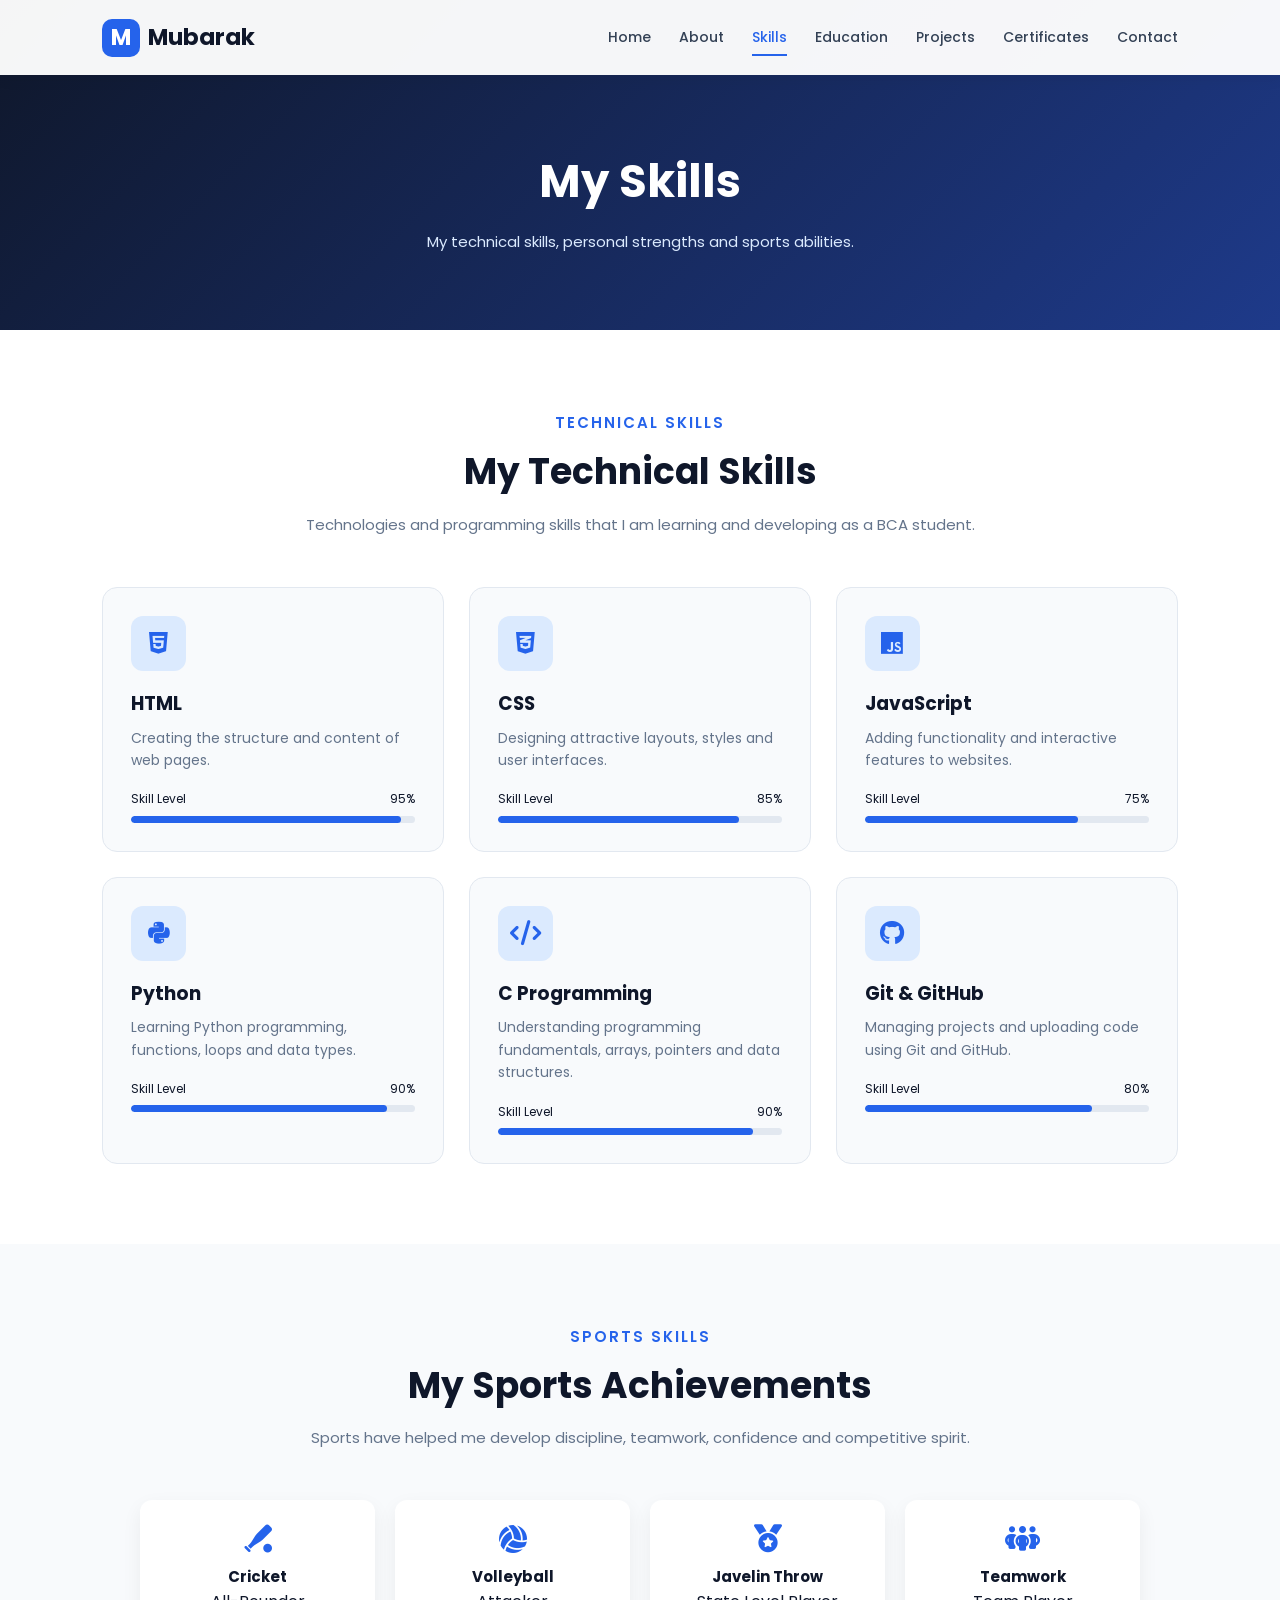
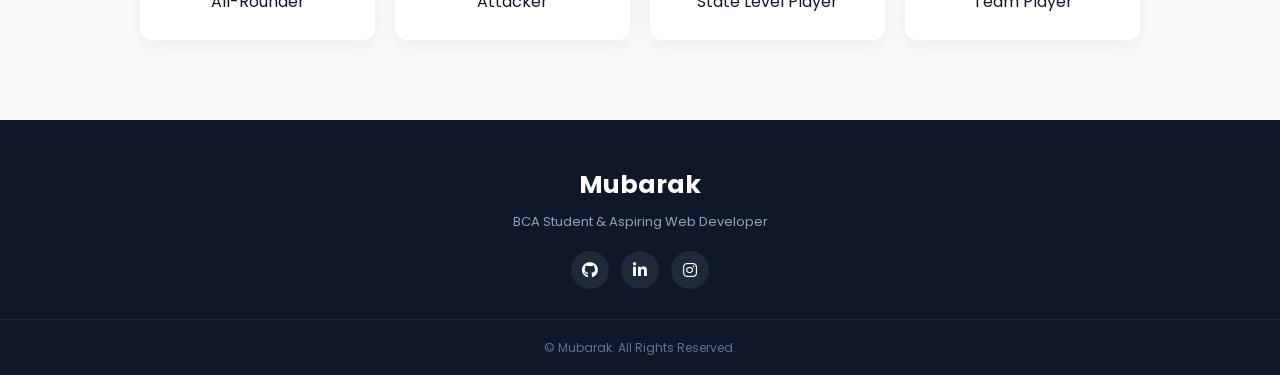
<file: skills.html>
<!DOCTYPE html>
<html lang="en">
<head>
    <meta charset="UTF-8">
    <meta name="viewport" content="width=device-width, initial-scale=1.0">

    <title>Skills | Mubarak</title>

    <!-- Google Font -->
    <link rel="preconnect" href="https://fonts.googleapis.com">
    <link rel="preconnect" href="https://fonts.gstatic.com" crossorigin>
    <link href="https://fonts.googleapis.com/css2?family=Poppins:wght@300;400;500;600;700&display=swap" rel="stylesheet">

    <!-- Font Awesome -->
    <link rel="stylesheet"
          href="https://cdnjs.cloudflare.com/ajax/libs/font-awesome/6.5.2/css/all.min.css">

    <!-- CSS -->
    <link rel="stylesheet" href="style.css">
</head>

<body>

    <!-- ================= HEADER ================= -->

    <header class="header">

        <a href="index.html" class="logo">
            <span>M</span> Mubarak
        </a>

        <nav class="navbar" id="navbar">

            <a href="index.html">Home</a>
            <a href="about.html">About</a>
            <a href="skills.html" class="active">Skills</a>
            <a href="education.html">Education</a>
            <a href="projects.html">Projects</a>
            <a href="certificates.html">Certificates</a>
            <a href="contact.html">Contact</a>

        </nav>

        <div class="menu-btn" id="menu-btn">
            <i class="fas fa-bars"></i>
        </div>

    </header>


    <!-- ================= PAGE BANNER ================= -->

    <section class="page-banner">

        <div class="page-banner-content">

            <h1>My Skills</h1>

            <p>
                My technical skills, personal strengths and sports abilities.
            </p>

        </div>

    </section>


    <!-- ================= TECHNICAL SKILLS ================= -->

    <section class="skills-page">

        <div class="section-title">

            <span>Technical Skills</span>

            <h2>My Technical Skills</h2>

            <p>
                Technologies and programming skills that I am learning
                and developing as a BCA student.
            </p>

        </div>


        <div class="skills-container">


            <!-- HTML -->

            <div class="skill-card">

                <div class="skill-icon">
                    <i class="fab fa-html5"></i>
                </div>

                <h3>HTML</h3>

                <p>
                    Creating the structure and content of web pages.
                </p>

                <div class="skill-progress">

                    <div class="skill-progress-info">
                        <span>Skill Level</span>
                        <span>95%</span>
                    </div>

                    <div class="progress-bar">
                        <div class="progress" style="width: 95%;"></div>
                    </div>

                </div>

            </div>


            <!-- CSS -->

            <div class="skill-card">

                <div class="skill-icon">
                    <i class="fab fa-css3-alt"></i>
                </div>

                <h3>CSS</h3>

                <p>
                    Designing attractive layouts, styles and user interfaces.
                </p>

                <div class="skill-progress">

                    <div class="skill-progress-info">
                        <span>Skill Level</span>
                        <span>85%</span>
                    </div>

                    <div class="progress-bar">
                        <div class="progress" style="width: 85%;"></div>
                    </div>

                </div>

            </div>


            <!-- JavaScript -->

            <div class="skill-card">

                <div class="skill-icon">
                    <i class="fab fa-js"></i>
                </div>

                <h3>JavaScript</h3>

                <p>
                    Adding functionality and interactive features to websites.
                </p>

                <div class="skill-progress">

                    <div class="skill-progress-info">
                        <span>Skill Level</span>
                        <span>75%</span>
                    </div>

                    <div class="progress-bar">
                        <div class="progress" style="width: 75%;"></div>
                    </div>

                </div>

            </div>


            <!-- Python -->

            <div class="skill-card">

                <div class="skill-icon">
                    <i class="fab fa-python"></i>
                </div>

                <h3>Python</h3>

                <p>
                    Learning Python programming, functions, loops and data types.
                </p>

                <div class="skill-progress">

                    <div class="skill-progress-info">
                        <span>Skill Level</span>
                        <span>90%</span>
                    </div>

                    <div class="progress-bar">
                        <div class="progress" style="width: 90%;"></div>
                    </div>

                </div>

            </div>


            <!-- C Programming -->

            <div class="skill-card">

                <div class="skill-icon">
                    <i class="fas fa-code"></i>
                </div>

                <h3>C Programming</h3>

                <p>
                    Understanding programming fundamentals, arrays,
                    pointers and data structures.
                </p>

                <div class="skill-progress">

                    <div class="skill-progress-info">
                        <span>Skill Level</span>
                        <span>90%</span>
                    </div>

                    <div class="progress-bar">
                        <div class="progress" style="width: 90%;"></div>
                    </div>

                </div>

            </div>


            <!-- Git & GitHub -->

            <div class="skill-card">

                <div class="skill-icon">
                    <i class="fab fa-github"></i>
                </div>

                <h3>Git & GitHub</h3>

                <p>
                    Managing projects and uploading code using Git and GitHub.
                </p>

                <div class="skill-progress">

                    <div class="skill-progress-info">
                        <span>Skill Level</span>
                        <span>80%</span>
                    </div>

                    <div class="progress-bar">
                        <div class="progress" style="width: 80%;"></div>
                    </div>

                </div>

            </div>


        </div>

    </section>


    <!-- ================= SPORTS SKILLS ================= -->

    <section class="soft-skills">

        <div class="section-title">

            <span>Sports Skills</span>

            <h2>My Sports Achievements</h2>

            <p>
                Sports have helped me develop discipline, teamwork,
                confidence and competitive spirit.
            </p>

        </div>


        <div class="soft-skills-container">


            <!-- Cricket -->

            <div class="soft-skill-card">

                <i class="fas fa-baseball-bat-ball"></i>

                <h3>Cricket</h3>

                <p>
                    All-Rounder
                </p>

            </div>


            <!-- Volleyball -->

            <div class="soft-skill-card">

                <i class="fas fa-volleyball"></i>

                <h3>Volleyball</h3>

                <p>
                    Attacker
                </p>

            </div>


            <!-- Javelin -->

            <div class="soft-skill-card">

                <i class="fas fa-medal"></i>

                <h3>Javelin Throw</h3>

                <p>
                    State Level Player
                </p>

            </div>


            <!-- Teamwork -->

            <div class="soft-skill-card">

                <i class="fas fa-people-group"></i>

                <h3>Teamwork</h3>

                <p>
                    Team Player
                </p>

            </div>


        </div>

    </section>


    <!-- ================= FOOTER ================= -->

    <footer class="footer">

        <div class="footer-content">

            <h3>Mubarak</h3>

            <p>
                BCA Student & Aspiring Web Developer
            </p>


            <div class="footer-social">

                <a href="#">
                    <i class="fab fa-github"></i>
                </a>

                <a href="#">
                    <i class="fab fa-linkedin-in"></i>
                </a>

                <a href="#">
                    <i class="fab fa-instagram"></i>
                </a>

            </div>

        </div>


        <div class="footer-bottom">

            <p>
                &copy; <span id="year"></span> Mubarak.
                All Rights Reserved.
            </p>

        </div>

    </footer>


    <!-- ================= SCROLL TOP ================= -->

    <button class="scroll-top" id="scroll-top">

        <i class="fas fa-arrow-up"></i>

    </button>


    <!-- JavaScript -->

    <script src="script.js"></script>

</body>
</html>
</file>
<file: style.css>
/* =========================================================
   PERSONAL PORTFOLIO WEBSITE
   style.css
   ========================================================= */


/* ================= GOOGLE FONT ================= */

* {
    margin: 0;
    padding: 0;
    box-sizing: border-box;
}

html {
    scroll-behavior: smooth;
}

body {
    font-family: "Poppins", sans-serif;
    background: #f8fafc;
    color: #0f172a;
    line-height: 1.6;
}


/* ================= COMMON ================= */

a {
    text-decoration: none;
    color: inherit;
}

ul {
    list-style: none;
}

img {
    max-width: 100%;
    display: block;
}

section {
    padding: 80px 8%;
}

.section-title {
    text-align: center;
    max-width: 700px;
    margin: 0 auto 50px;
}

.section-title span {
    display: inline-block;
    color: #2563eb;
    font-size: 15px;
    font-weight: 600;
    text-transform: uppercase;
    letter-spacing: 2px;
    margin-bottom: 8px;
}

.section-title h2 {
    font-size: 36px;
    margin-bottom: 12px;
}

.section-title p {
    color: #64748b;
    font-size: 15px;
}


/* ================= HEADER ================= */

.header {
    position: fixed;
    top: 0;
    left: 0;
    width: 100%;
    height: 75px;
    padding: 0 8%;
    display: flex;
    align-items: center;
    justify-content: space-between;
    background: rgba(255, 255, 255, 0.96);
    box-shadow: 0 2px 15px rgba(15, 23, 42, 0.08);
    z-index: 1000;
}

.logo {
    display: flex;
    align-items: center;
    gap: 8px;
    font-size: 23px;
    font-weight: 700;
    color: #0f172a;
}

.logo span {
    width: 38px;
    height: 38px;
    display: flex;
    align-items: center;
    justify-content: center;
    background: #2563eb;
    color: white;
    border-radius: 10px;
}

.navbar {
    display: flex;
    align-items: center;
    gap: 28px;
}

.navbar a {
    position: relative;
    color: #334155;
    font-size: 14px;
    font-weight: 500;
    transition: 0.3s;
}

.navbar a::after {
    content: "";
    position: absolute;
    left: 0;
    bottom: -7px;
    width: 0;
    height: 2px;
    background: #2563eb;
    transition: 0.3s;
}

.navbar a:hover,
.navbar a.active {
    color: #2563eb;
}

.navbar a:hover::after,
.navbar a.active::after {
    width: 100%;
}

.menu-btn {
    display: none;
    font-size: 24px;
    color: #0f172a;
    cursor: pointer;
}


/* ================= HOME ================= */

.home {
    min-height: 100vh;
    padding: 120px 8% 70px;
    display: flex;
    align-items: center;
    background: linear-gradient(
        135deg,
        #f8fafc,
        #eff6ff
    );
}

.home-container {
    width: 100%;
    display: flex;
    align-items: center;
    justify-content: space-between;
    gap: 60px;
}

.home-content {
    flex: 1;
}

.home-content h3 {
    color: #2563eb;
    font-size: 20px;
    font-weight: 600;
    margin-bottom: 8px;
}

.home-content h1 {
    font-size: 55px;
    line-height: 1.2;
    margin-bottom: 10px;
}

.home-content h1 span {
    color: #2563eb;
}

.home-content h2 {
    font-size: 27px;
    margin-bottom: 18px;
}

.home-content h2 span {
    color: #2563eb;
}

.home-content p {
    max-width: 620px;
    color: #64748b;
    font-size: 16px;
    margin-bottom: 25px;
}

.home-buttons {
    display: flex;
    gap: 15px;
    margin-bottom: 25px;
}

.btn {
    display: inline-flex;
    align-items: center;
    justify-content: center;
    gap: 8px;
    padding: 12px 25px;
    border-radius: 8px;
    font-size: 14px;
    font-weight: 600;
    transition: 0.3s;
}

.primary-btn {
    background: #2563eb;
    color: white;
}

.primary-btn:hover {
    background: #1d4ed8;
    transform: translateY(-2px);
}

.secondary-btn {
    border: 2px solid #2563eb;
    color: #2563eb;
}

.secondary-btn:hover {
    background: #2563eb;
    color: white;
}

.social-icons {
    display: flex;
    gap: 12px;
}

.social-icons a {
    width: 40px;
    height: 40px;
    border: 1px solid #cbd5e1;
    border-radius: 50%;
    display: flex;
    align-items: center;
    justify-content: center;
    color: #2563eb;
    transition: 0.3s;
}

.social-icons a:hover {
    background: #2563eb;
    color: white;
    transform: translateY(-3px);
}



/* ================= HOME IMAGE ================= */

.home-image {
    flex: 0 0 380px;
    display: flex;
    justify-content: center;
    align-items: center;
}

.profile-wrapper {
    width: 330px;
    height: 330px;
    padding: 0;
    border: none;
    border-radius: 0;
    overflow: hidden;
    box-shadow: none;
    background: transparent;
    position: relative;
}

/* Remove blue decorative circles */
.profile-wrapper::before,
.profile-wrapper::after {
    content: none !important;
    display: none !important;
}

/* Square profile image */
.profile-wrapper img {
    width: 100%;
    height: 100%;
    object-fit: cover;
    object-position: center;
    display: block;
    border: none;
    border-radius: 0;
}

/* Mobile screen */
@media (max-width: 600px) {
    .profile-wrapper {
        width: 250px;
        height: 250px;
    }
}


/* ================= PAGE BANNER ================= */

.page-banner {
    min-height: 330px;
    padding: 140px 8% 70px;
    display: flex;
    align-items: center;
    justify-content: center;
    text-align: center;
    background: linear-gradient(
        135deg,
        #0f172a,
        #1e3a8a
    );
    color: white;
}

.page-banner-content {
    max-width: 750px;
}

.page-banner h1 {
    font-size: 45px;
    margin-bottom: 12px;
}

.page-banner p {
    color: #dbeafe;
    font-size: 15px;
}


/* ================= ABOUT ================= */

.about-page {
    background: white;
}

.about-container {
    display: flex;
    align-items: center;
    gap: 60px;
    max-width: 1100px;
    margin: auto;
}

.about-image {
    flex: 0 0 330px;
}

.about-image img {
    width: 100%;
    height: 380px;
    object-fit: cover;
    border-radius: 20px;
    box-shadow: 0 15px 35px rgba(15, 23, 42, 0.12);
}

.about-content {
    flex: 1;
}

.about-content h3 {
    font-size: 28px;
    margin-bottom: 15px;
}

.about-content p {
    color: #64748b;
    margin-bottom: 15px;
}

.personal-info {
    display: grid;
    grid-template-columns: repeat(2, 1fr);
    gap: 12px;
    margin-top: 25px;
}

.info-item {
    padding: 12px 15px;
    background: #f8fafc;
    border-left: 3px solid #2563eb;
    border-radius: 5px;
}

.info-item strong {
    display: block;
    font-size: 13px;
}

.info-item span {
    color: #64748b;
    font-size: 13px;
}


/* ================= OBJECTIVE ================= */

.objective-section {
    background: #f8fafc;
}

.objective-container {
    max-width: 900px;
    margin: auto;
    text-align: center;
}

.objective-card {
    padding: 35px;
    background: white;
    border-radius: 15px;
    box-shadow: 0 10px 30px rgba(15, 23, 42, 0.07);
}

.objective-card i {
    font-size: 40px;
    color: #2563eb;
    margin-bottom: 15px;
}

.objective-card h3 {
    font-size: 24px;
    margin-bottom: 12px;
}

.objective-card p {
    color: #64748b;
}


/* ================= SKILLS ================= */

.skills-page {
    background: white;
}

.skills-container {
    display: grid;
    grid-template-columns: repeat(3, 1fr);
    gap: 25px;
    max-width: 1100px;
    margin: auto;
}

.skill-card {
    padding: 28px;
    background: #f8fafc;
    border-radius: 15px;
    border: 1px solid #e2e8f0;
    transition: 0.3s;
}

.skill-card:hover {
    transform: translateY(-7px);
    box-shadow: 0 15px 30px rgba(15, 23, 42, 0.09);
}

.skill-icon {
    width: 55px;
    height: 55px;
    display: flex;
    align-items: center;
    justify-content: center;
    background: #dbeafe;
    color: #2563eb;
    border-radius: 12px;
    font-size: 25px;
    margin-bottom: 18px;
}

.skill-card h3 {
    margin-bottom: 8px;
}

.skill-card p {
    color: #64748b;
    font-size: 14px;
}

.skill-progress {
    margin-top: 18px;
}

.skill-progress-info {
    display: flex;
    justify-content: space-between;
    font-size: 12px;
    margin-bottom: 7px;
}

.progress-bar {
    width: 100%;
    height: 7px;
    background: #e2e8f0;
    border-radius: 20px;
    overflow: hidden;
}

.progress {
    height: 100%;
    background: #2563eb;
    border-radius: 20px;
}


/* ================= SOFT SKILLS ================= */

.soft-skills {
    background: #f8fafc;
}

.soft-skills-container {
    max-width: 1000px;
    margin: auto;
    display: grid;
    grid-template-columns: repeat(4, 1fr);
    gap: 20px;
}

.soft-skill-card {
    background: white;
    padding: 25px 15px;
    text-align: center;
    border-radius: 12px;
    box-shadow: 0 7px 20px rgba(15, 23, 42, 0.06);
}

.soft-skill-card i {
    color: #2563eb;
    font-size: 28px;
    margin-bottom: 12px;
}

.soft-skill-card h3 {
    font-size: 15px;
}


/* ================= EDUCATION ================= */

.education-page {
    background: white;
}

.education-container {
    max-width: 900px;
    margin: auto;
    position: relative;
}

.education-container::before {
    content: "";
    position: absolute;
    left: 25px;
    top: 0;
    bottom: 0;
    width: 3px;
    background: #dbeafe;
}

.education-item {
    position: relative;
    padding-left: 75px;
    margin-bottom: 45px;
}

.education-icon {
    position: absolute;
    left: 0;
    top: 0;
    width: 52px;
    height: 52px;
    border-radius: 50%;
    background: #2563eb;
    color: white;
    display: flex;
    align-items: center;
    justify-content: center;
    z-index: 2;
}

.education-content {
    padding: 25px;
    background: #f8fafc;
    border: 1px solid #e2e8f0;
    border-radius: 15px;
}

.education-content .year {
    display: inline-block;
    padding: 5px 12px;
    background: #dbeafe;
    color: #2563eb;
    border-radius: 20px;
    font-size: 12px;
    font-weight: 600;
    margin-bottom: 10px;
}

.education-content h3 {
    font-size: 21px;
    margin-bottom: 5px;
}

.education-content h4 {
    color: #2563eb;
    font-size: 14px;
    margin-bottom: 10px;
}

.education-content p {
    color: #64748b;
    font-size: 14px;
}


/* ================= LEARNING SECTION ================= */

.learning-section {
    background: #f8fafc;
}

.learning-container {
    max-width: 1000px;
    margin: auto;
    display: grid;
    grid-template-columns: repeat(4, 1fr);
    gap: 20px;
}

.learning-card {
    background: white;
    padding: 25px;
    text-align: center;
    border-radius: 14px;
    transition: 0.3s;
}

.learning-card:hover {
    transform: translateY(-5px);
}

.learning-icon {
    font-size: 30px;
    color: #2563eb;
    margin-bottom: 12px;
}

.learning-card h3 {
    font-size: 16px;
    margin-bottom: 7px;
}

.learning-card p {
    color: #64748b;
    font-size: 13px;
}


/* ================= PROJECTS ================= */

.projects-page {
    background: white;
}

.projects-container {
    max-width: 1100px;
    margin: auto;
    display: grid;
    grid-template-columns: repeat(2, 1fr);
    gap: 28px;
}

.project-card {
    display: flex;
    gap: 20px;
    padding: 28px;
    background: #f8fafc;
    border: 1px solid #e2e8f0;
    border-radius: 15px;
    transition: 0.3s;
}

.project-card:hover {
    transform: translateY(-6px);
    box-shadow: 0 15px 30px rgba(15, 23, 42, 0.08);
}

.project-icon {
    flex: 0 0 60px;
    width: 60px;
    height: 60px;
    background: #dbeafe;
    color: #2563eb;
    border-radius: 12px;
    display: flex;
    align-items: center;
    justify-content: center;
    font-size: 26px;
}

.project-content h3 {
    font-size: 21px;
    margin-bottom: 8px;
}

.project-content p {
    color: #64748b;
    font-size: 14px;
    margin-bottom: 15px;
}

.project-tags {
    display: flex;
    flex-wrap: wrap;
    gap: 7px;
    margin-bottom: 18px;
}

.project-tags span {
    padding: 5px 10px;
    background: #e0e7ff;
    color: #3730a3;
    border-radius: 20px;
    font-size: 11px;
    font-weight: 600;
}

.project-btn {
    display: inline-flex;
    align-items: center;
    gap: 7px;
    color: #2563eb;
    font-size: 13px;
    font-weight: 600;
}

.project-btn:hover {
    gap: 11px;
}


/* ================= PROJECT PROCESS ================= */

.project-process {
    background: #f8fafc;
}

.process-container {
    max-width: 1050px;
    margin: auto;
    display: grid;
    grid-template-columns: repeat(4, 1fr);
    gap: 20px;
}

.process-card {
    position: relative;
    padding: 30px 20px;
    text-align: center;
    background: white;
    border-radius: 14px;
    box-shadow: 0 7px 20px rgba(15, 23, 42, 0.06);
}

.process-number {
    position: absolute;
    top: 10px;
    right: 15px;
    color: #dbeafe;
    font-size: 25px;
    font-weight: 700;
}

.process-card > i {
    color: #2563eb;
    font-size: 30px;
    margin-bottom: 15px;
}

.process-card h3 {
    margin-bottom: 8px;
}

.process-card p {
    color: #64748b;
    font-size: 13px;
}


/* ================= CERTIFICATES ================= */

.certificates-page {
    background: white;
}

.certificates-container {
    max-width: 950px;
    margin: auto;
    display: grid;
    gap: 25px;
}

.certificate-card {
    display: flex;
    gap: 25px;
    padding: 30px;
    background: #f8fafc;
    border: 1px solid #e2e8f0;
    border-radius: 16px;
    transition: 0.3s;
}

.certificate-card:hover {
    transform: translateY(-5px);
    box-shadow: 0 15px 30px rgba(15, 23, 42, 0.08);
}

.certificate-icon {
    flex: 0 0 70px;
    width: 70px;
    height: 70px;
    background: #dbeafe;
    color: #2563eb;
    border-radius: 15px;
    display: flex;
    align-items: center;
    justify-content: center;
    font-size: 30px;
}

.certificate-content {
    flex: 1;
}

.certificate-label {
    color: #2563eb;
    font-size: 12px;
    font-weight: 600;
    text-transform: uppercase;
    letter-spacing: 1px;
}

.certificate-content h3 {
    font-size: 22px;
    margin: 6px 0 10px;
}

.certificate-content > p {
    color: #64748b;
    font-size: 14px;
    margin-bottom: 15px;
}

.certificate-details {
    display: flex;
    flex-wrap: wrap;
    gap: 15px;
    margin-bottom: 20px;
}

.certificate-details p {
    color: #64748b;
    font-size: 13px;
}

.certificate-details i {
    color: #2563eb;
    margin-right: 5px;
}

.certificate-btn {
    display: inline-flex;
    align-items: center;
    gap: 8px;
    color: #2563eb;
    font-size: 13px;
    font-weight: 600;
}

.certificate-placeholder {
    border-style: dashed;
}


/* ================= CERTIFICATE GOALS ================= */

.certificate-goals {
    background: #f8fafc;
}

.goals-container {
    max-width: 1050px;
    margin: auto;
    display: grid;
    grid-template-columns: repeat(4, 1fr);
    gap: 20px;
}

.goal-card {
    padding: 25px 20px;
    text-align: center;
    background: white;
    border-radius: 14px;
}

.goal-card i {
    font-size: 30px;
    color: #2563eb;
    margin-bottom: 12px;
}

.goal-card h3 {
    font-size: 16px;
    margin-bottom: 8px;
}

.goal-card p {
    color: #64748b;
    font-size: 13px;
}


/* ================= CONTACT ================= */

.contact-page {
    background: white;
}

.contact-container {
    max-width: 1050px;
    margin: auto;
    display: grid;
    grid-template-columns: 0.9fr 1.1fr;
    gap: 40px;
}

.contact-info {
    padding: 35px;
    background: #0f172a;
    color: white;
    border-radius: 18px;
}

.contact-info h3,
.contact-form-container h3 {
    font-size: 25px;
    margin-bottom: 10px;
}

.contact-info > p {
    color: #cbd5e1;
    font-size: 14px;
    margin-bottom: 25px;
}

.contact-info-item {
    display: flex;
    align-items: center;
    gap: 15px;
    margin-bottom: 20px;
}

.contact-icon {
    flex: 0 0 45px;
    width: 45px;
    height: 45px;
    display: flex;
    align-items: center;
    justify-content: center;
    background: #1e3a8a;
    color: #93c5fd;
    border-radius: 10px;
}

.contact-info-item h4 {
    font-size: 14px;
}

.contact-info-item p {
    color: #cbd5e1;
    font-size: 12px;
}

.contact-social {
    display: flex;
    gap: 10px;
    margin-top: 25px;
}

.contact-social a {
    width: 38px;
    height: 38px;
    display: flex;
    align-items: center;
    justify-content: center;
    background: #1e293b;
    border-radius: 50%;
    color: white;
    transition: 0.3s;
}

.contact-social a:hover {
    background: #2563eb;
}

.contact-form-container {
    padding: 35px;
    background: #f8fafc;
    border-radius: 18px;
}

.contact-form-container h3 {
    margin-bottom: 25px;
}

.input-group {
    margin-bottom: 18px;
}

.input-group label {
    display: block;
    font-size: 13px;
    font-weight: 500;
    margin-bottom: 7px;
}

.input-group input,
.input-group textarea {
    width: 100%;
    border: 1px solid #cbd5e1;
    background: white;
    border-radius: 8px;
    padding: 12px 14px;
    font-family: inherit;
    font-size: 13px;
    outline: none;
    transition: 0.3s;
}

.input-group input:focus,
.input-group textarea:focus {
    border-color: #2563eb;
    box-shadow: 0 0 0 3px rgba(37, 99, 235, 0.1);
}

.input-group textarea {
    resize: vertical;
}

.submit-btn {
    border: none;
    padding: 12px 25px;
    background: #2563eb;
    color: white;
    border-radius: 8px;
    font-family: inherit;
    font-size: 14px;
    font-weight: 600;
    cursor: pointer;
    display: inline-flex;
    align-items: center;
    gap: 9px;
    transition: 0.3s;
}

.submit-btn:hover {
    background: #1d4ed8;
    transform: translateY(-2px);
}


/* ================= FOOTER ================= */

.footer {
    background: #0f172a;
    color: white;
    text-align: center;
}

.footer-content {
    padding: 45px 8% 30px;
}

.footer-content h3 {
    font-size: 25px;
    margin-bottom: 7px;
}

.footer-content p {
    color: #94a3b8;
    font-size: 13px;
}

.footer-social {
    display: flex;
    justify-content: center;
    gap: 12px;
    margin-top: 18px;
}

.footer-social a {
    width: 38px;
    height: 38px;
    display: flex;
    align-items: center;
    justify-content: center;
    background: #1e293b;
    border-radius: 50%;
    transition: 0.3s;
}

.footer-social a:hover {
    background: #2563eb;
    transform: translateY(-3px);
}

.footer-bottom {
    padding: 18px;
    border-top: 1px solid #1e293b;
}

.footer-bottom p {
    color: #64748b;
    font-size: 12px;
}


/* ================= SCROLL TOP ================= */

.scroll-top {
    position: fixed;
    right: 25px;
    bottom: 25px;
    width: 45px;
    height: 45px;
    border: none;
    border-radius: 50%;
    background: #2563eb;
    color: white;
    font-size: 16px;
    cursor: pointer;
    display: none;
    align-items: center;
    justify-content: center;
    box-shadow: 0 5px 15px rgba(37, 99, 235, 0.3);
    z-index: 999;
}

.scroll-top.show {
    display: flex;
}


/* ================= RESPONSIVE ================= */

@media (max-width: 1100px) {

    .header {
        padding: 0 5%;
    }

    section {
        padding-left: 5%;
        padding-right: 5%;
    }

    .skills-container {
        grid-template-columns: repeat(2, 1fr);
    }

    .soft-skills-container,
    .learning-container,
    .process-container,
    .goals-container {
        grid-template-columns: repeat(2, 1fr);
    }

}


/* ================= TABLET ================= */

@media (max-width: 850px) {

    .menu-btn {
        display: block;
    }

    .navbar {
        position: absolute;
        top: 75px;
        left: -100%;
        width: 100%;
        padding: 25px;
        flex-direction: column;
        gap: 18px;
        background: white;
        box-shadow: 0 10px 20px rgba(15, 23, 42, 0.08);
        transition: 0.3s;
    }

    .navbar.active {
        left: 0;
    }

    .home-container {
        flex-direction: column-reverse;
        text-align: center;
    }

    .home-content p {
        margin-left: auto;
        margin-right: auto;
    }

    .home-buttons,
    .social-icons {
        justify-content: center;
    }

    .home-image {
        flex: auto;
    }

    .about-container {
        flex-direction: column;
    }

    .about-image {
        max-width: 330px;
    }

    .contact-container {
        grid-template-columns: 1fr;
    }

    .projects-container {
        grid-template-columns: 1fr;
    }

}


/* ================= MOBILE ================= */

@media (max-width: 600px) {

    .header {
        height: 68px;
    }

    .navbar {
        top: 68px;
    }

    .logo {
        font-size: 19px;
    }

    .logo span {
        width: 34px;
        height: 34px;
    }

    section {
        padding: 60px 5%;
    }

    .home {
        padding-top: 110px;
    }

    .home-content h1 {
        font-size: 38px;
    }

    .home-content h2 {
        font-size: 21px;
    }

    .home-content p {
        font-size: 14px;
    }

    .home-buttons {
        flex-direction: column;
    }

    .profile-wrapper {
        width: 250px;
        height: 250px;
    }

    .page-banner {
        min-height: 280px;
        padding-top: 110px;
    }

    .page-banner h1 {
        font-size: 34px;
    }

    .section-title h2 {
        font-size: 29px;
    }

    .personal-info {
        grid-template-columns: 1fr;
    }

    .skills-container {
        grid-template-columns: 1fr;
    }

    .soft-skills-container,
    .learning-container,
    .process-container,
    .goals-container {
        grid-template-columns: 1fr;
    }

    .education-container::before {
        left: 20px;
    }

    .education-item {
        padding-left: 60px;
    }

    .education-icon {
        width: 42px;
        height: 42px;
    }

    .education-content {
        padding: 20px;
    }

    .project-card {
        flex-direction: column;
    }

    .certificate-card {
        flex-direction: column;
    }

    .certificate-details {
        flex-direction: column;
        gap: 8px;
    }

    .contact-info,
    .contact-form-container {
        padding: 25px;
    }

    .footer-content {
        padding-left: 5%;
        padding-right: 5%;
    }

}
/* ================= CERTIFICATE IMAGE ================= */

.certificate-image {
    flex: 0 0 330px;
    display: flex;
    align-items: center;
    justify-content: center;
}

.certificate-image img {
    width: 100%;
    border-radius: 10px;
    border: 1px solid #e2e8f0;
    box-shadow: 0 8px 20px rgba(15, 23, 42, 0.08);
    transition: 0.3s;
}

.certificate-image img:hover {
    transform: scale(1.02);
}


/* ================= CERTIFICATE RESPONSIVE ================= */

@media (max-width: 850px) {

    .certificate-image {
        flex: auto;
        width: 100%;
        max-width: 500px;
    }

}


@media (max-width: 600px) {

    .certificate-image {
        width: 100%;
    }

    .certificate-image img {
        width: 100%;
    }

}
</file>
